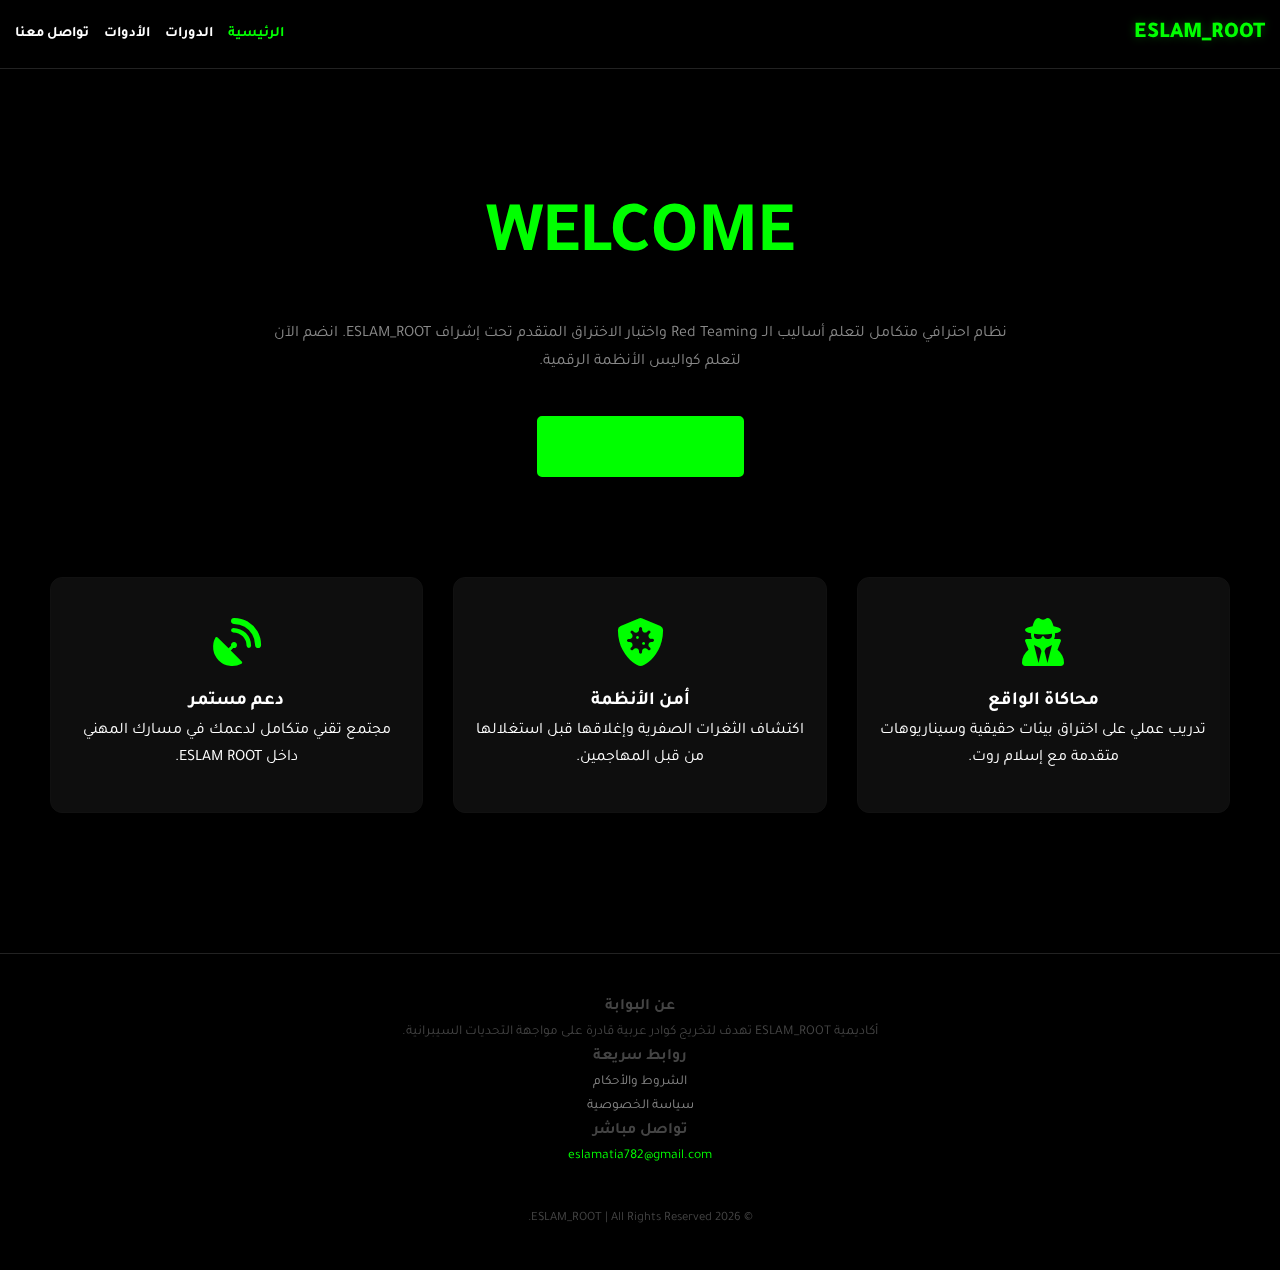
<file: index.html>
<!DOCTYPE html>
<html lang="ar" dir="rtl">
<head>
    <meta charset="UTF-8">
    <meta name="viewport" content="width=device-width, initial-scale=1.0">
    
    <meta name="google-site-verification" content="_irvj7bbBBCcv_4G05hwnmTCOPRPhtMwFt2yzq5Nn3o" />

    <title>ESLAM_ROOT | بوابة الاحتراف في الأمن السيبراني و Red Teaming</title>
    <meta name="description" content="منصة ESLAM_ROOT لتعلم أساليب الـ Red Teaming واختبار الاختراق المتقدم. دورات احترافية في الأمن السيبراني يقدمها إسلام روت.">
    <meta name="keywords" content="eslam root, eslam, اسلام روت, اختراق اخلاقي, Red Teaming, امن سيبراني, تعليم هكر اخلاقي, Digital Hell">
    <meta name="author" content="Eslam Root">
    
    <meta property="og:title" content="ESLAM_ROOT | بوابة الاحتراف في الأمن السيبراني">
    <meta property="og:description" content="تعلم كواليس الأنظمة الرقمية وكيفية حمايتها مع ESLAM_ROOT.">
    <meta property="og:url" content="https://eslam-root.vercel.app/">
    <meta property="og:type" content="website">

    <link href="https://fonts.googleapis.com/css2?family=Tajawal:wght@400;700;900&display=swap" rel="stylesheet">
    <link rel="stylesheet" href="https://cdnjs.cloudflare.com/ajax/libs/font-awesome/6.0.0/css/all.min.css">
    
    <link rel="stylesheet" href="style.css">
    
    <style>
        /* تنسيقات خاصة فقط بهذه الصفحة (الواجهة الرئيسية) */
        .hero { flex: 1; display: flex; flex-direction: column; justify-content: center; align-items: center; text-align: center; padding: 100px 20px; }
        .hero h1 { font-size: clamp(2.5rem, 8vw, 4.5rem); color: var(--matrix); margin-bottom: 20px; }
        .hero p { color: #888; max-width: 750px; margin-bottom: 40px; }
        .btn-main { padding: 15px 45px; border: 2px solid var(--matrix); color: var(--matrix); text-decoration: none; font-weight: 900; border-radius: 5px; transition: 0.4s; }
        .btn-main:hover { background: var(--matrix); color: #000; box-shadow: 0 0 40px var(--matrix); }
        .features { display: grid; grid-template-columns: repeat(auto-fit, minmax(280px, 1fr)); gap: 30px; margin-bottom: 80px; }
        .feat-card { background: var(--card-bg); border: 1px solid #111; padding: 40px 20px; border-radius: 12px; text-align: center; }
        .feat-card i { font-size: 3rem; color: var(--matrix); margin-bottom: 20px; }
    </style>
</head>
<body>
    <canvas id="matrix"></canvas>

    <header>
        <div class="header-container">
            <a href="index.html" class="logo">ESLAM_ROOT</a>
            <nav>
                <a href="index.html" style="color: var(--matrix);">الرئيسية</a>
                <a href="courses.html">الدورات</a>
                <a href="tools.html">الأدوات</a>
                <a href="contact.html">تواصل معنا</a>
            </nav>
        </div>
    </header>

    <div class="container">
        <main class="hero">
            <h1 id="typing"></h1>
            <p>نظام احترافي متكامل لتعلم أساليب الـ Red Teaming واختبار الاختراق المتقدم تحت إشراف ESLAM_ROOT. انضم الآن لتعلم كواليس الأنظمة الرقمية.</p>
            <a href="courses.html" class="btn-main">ابدأ رحلة التعلم</a>
        </main>

        <section class="features">
            <div class="feat-card">
                <i class="fas fa-user-secret"></i>
                <h3>محاكاة الواقع</h3>
                <p>تدريب عملي على اختراق بيئات حقيقية وسيناريوهات متقدمة مع إسلام روت.</p>
            </div>
            <div class="feat-card">
                <i class="fas fa-shield-virus"></i>
                <h3>أمن الأنظمة</h3>
                <p>اكتشاف الثغرات الصفرية وإغلاقها قبل استغلالها من قبل المهاجمين.</p>
            </div>
            <div class="feat-card">
                <i class="fas fa-satellite-dish"></i>
                <h3>دعم مستمر</h3>
                <p>مجتمع تقني متكامل لدعمك في مسارك المهني داخل ESLAM ROOT.</p>
            </div>
        </section>
    </div>

    <footer>
        <div class="footer-grid">
            <div class="footer-section">
                <h3>عن البوابة</h3>
                <p>أكاديمية ESLAM_ROOT تهدف لتخريج كوادر عربية قادرة على مواجهة التحديات السيبرانية.</p>
            </div>
            <div class="footer-section">
                <h3>روابط سريعة</h3>
                <ul style="list-style: none;">
                    <li><a href="terms.html" style="color: #888; text-decoration: none;">الشروط والأحكام</a></li>
                    <li><a href="terms.html" style="color: #888; text-decoration: none;">سياسة الخصوصية</a></li>
                </ul>
            </div>
            <div class="footer-section">
                <h3>تواصل مباشر</h3>
                <p style="color: var(--matrix);">eslamatia782@gmail.com</p>
            </div>
        </div>
        <div style="text-align: center; margin-top: 40px; color: #444; font-size: 0.8rem;">
            &copy; 2026 ESLAM_ROOT | All Rights Reserved.
        </div>
    </footer>

    <script>
        // سكربت الماتريكس
        const canvas = document.getElementById('matrix'); const ctx = canvas.getContext('2d');
        function setSize() { canvas.width = window.innerWidth; canvas.height = window.innerHeight; }
        setSize(); window.onresize = setSize;
        const drops = Array(Math.floor(canvas.width/20)).fill(1);
        function draw() {
            ctx.fillStyle = "rgba(0, 0, 0, 0.05)"; ctx.fillRect(0, 0, canvas.width, canvas.height);
            ctx.fillStyle = "#0f0"; ctx.font = "15px monospace";
            drops.forEach((y, i) => {
                ctx.fillText(Math.floor(Math.random()*2), i*20, y*20);
                if(y*20 > canvas.height && Math.random() > 0.975) drops[i] = 0;
                drops[i]++;
            });
        } setInterval(draw, 35);

        // سكربت الكتابة
        const text = "WELCOME TO ESLAM_ROOT";
        let index = 0;
        function typeEffect() {
            if (index < text.length) {
                document.getElementById("typing").innerHTML += text.charAt(index);
                index++;
                setTimeout(typeEffect, 100);
            } else {
                setTimeout(() => { document.getElementById("typing").innerHTML = ""; index = 0; typeEffect(); }, 4000);
            }
        } window.onload = typeEffect;
    </script>
</body>
</html>
</file>
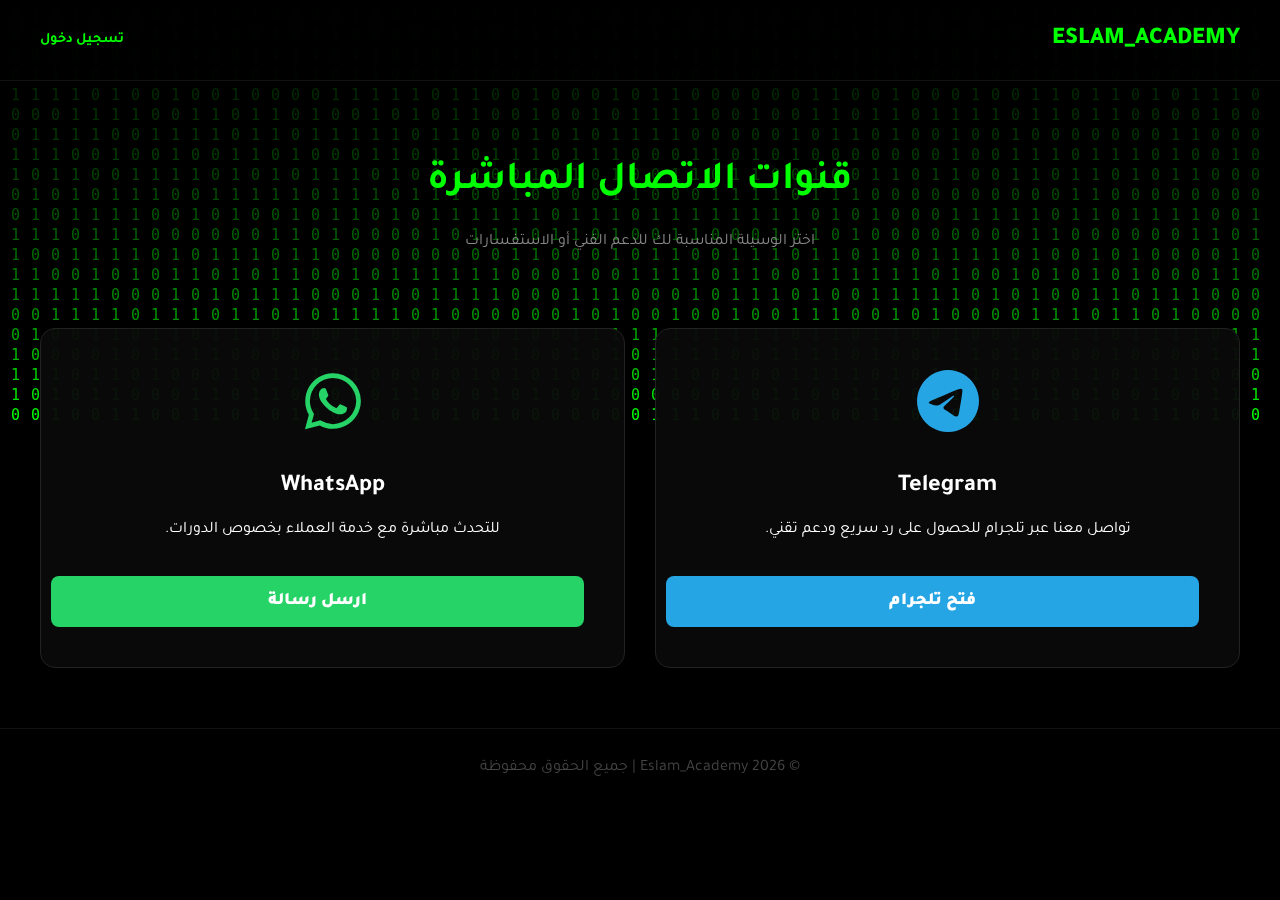
<file: contact.html>
<!DOCTYPE html>
<html lang="ar" dir="rtl">
<head>
    <meta charset="UTF-8">
    <meta name="viewport" content="width=device-width, initial-scale=1.0">
    <title>تواصل معنا | Eslam_Academy</title>
    <link href="https://fonts.googleapis.com/css2?family=Tajawal:wght@400;700;900&display=swap" rel="stylesheet">
    <link rel="stylesheet" href="https://cdnjs.cloudflare.com/ajax/libs/font-awesome/6.0.0/css/all.min.css">
    <style>
        :root { --matrix: #00ff00; --card-bg: rgba(10, 10, 10, 0.95); --tg: #26A5E4; --wa: #25D366; }
        body { background: #000; color: #fff; margin: 0; font-family: 'Tajawal', sans-serif; overflow-x: hidden; }
        canvas#matrix { position: fixed; top: 0; left: 0; z-index: -1; }
        .container { max-width: 1200px; margin: 0 auto; padding: 0 20px; }

        /* الهيدر المتجاوب */
        header { background: rgba(0,0,0,0.85); border-bottom: 1px solid #111; position: sticky; top: 0; z-index: 100; min-height: 80px; display: flex; align-items: center; }
        .header-container { display: flex; justify-content: space-between; align-items: center; width: 100%; padding: 10px 0; }
        .logo { font-size: 1.5rem; font-weight: 900; color: var(--matrix); text-decoration: none; }
        nav { display: flex; gap: 15px; }
        nav a { color: #fff; text-decoration: none; font-weight: 700; font-size: 0.9rem; }

        /* قسم التواصل */
        .contact-wrapper { display: grid; grid-template-columns: repeat(auto-fit, minmax(300px, 1fr)); gap: 30px; padding: 60px 0; }
        .contact-card { background: var(--card-bg); border: 1px solid #222; border-radius: 15px; padding: 40px; text-align: center; transition: 0.3s; }
        .contact-card:hover { border-color: var(--matrix); transform: translateY(-10px); }
        
        .contact-card i { font-size: 4rem; margin-bottom: 20px; }
        .icon-tg { color: var(--tg); }
        .icon-wa { color: var(--wa); }

        .btn-contact { display: inline-block; width: 100%; padding: 15px; border-radius: 8px; text-decoration: none; font-weight: 900; font-size: 1.1rem; color: #fff; transition: 0.3s; margin-top: 20px; }
        .btn-tg { background: var(--tg); }
        .btn-wa { background: var(--wa); }
        .btn-contact:hover { opacity: 0.8; box-shadow: 0 0 20px rgba(255,255,255,0.1); }

        @media (max-width: 768px) {
            .header-container { flex-direction: column; gap: 15px; }
            .contact-wrapper { grid-template-columns: 1fr; }
        }

        footer { text-align: center; padding: 30px; color: #444; border-top: 1px solid #111; }
    </style>
</head>
<body>
    <canvas id="matrix"></canvas>

    <header>
        <div class="container header-container">
            <a href="index.html" class="logo">ESLAM_ACADEMY</a>
            <nav id="authSection"></nav>
        </div>
    </header>

    <main class="container">
        <div style="text-align: center; padding-top: 50px;">
            <h1 style="color: var(--matrix); font-size: 2.5rem;">قنوات الاتصال المباشرة</h1>
            <p style="color: #888;">اختر الوسيلة المناسبة لك للدعم الفني أو الاستفسارات</p>
        </div>

        <div class="contact-wrapper">
            <div class="contact-card">
                <i class="fab fa-telegram icon-tg"></i>
                <h2>Telegram</h2>
                <p>تواصل معنا عبر تلجرام للحصول على رد سريع ودعم تقني.</p>
                <a href="https://t.me/eng_islam_attia" class="btn-contact btn-tg" target="_blank">فتح تلجرام</a>
            </div>

            <div class="contact-card">
                <i class="fab fa-whatsapp icon-wa"></i>
                <h2>WhatsApp</h2>
                <p>للتحدث مباشرة مع خدمة العملاء بخصوص الدورات.</p>
                <a href="https://wa.me/201279830838" class="btn-contact btn-wa" target="_blank">ارسل رسالة</a>
            </div>
        </div>
    </main>

    <footer>&copy; 2026 Eslam_Academy | جميع الحقوق محفوظة</footer>

    <script>
        const canvas = document.getElementById('matrix'); const ctx = canvas.getContext('2d');
        function setSize() { canvas.width = window.innerWidth; canvas.height = window.innerHeight; }
        setSize(); window.onresize = setSize;
        const drops = Array(Math.floor(canvas.width/20)).fill(1);
        function draw() {
            ctx.fillStyle = "rgba(0, 0, 0, 0.1)"; ctx.fillRect(0, 0, canvas.width, canvas.height);
            ctx.fillStyle = "#0f0"; ctx.font = "15px monospace";
            drops.forEach((y, i) => {
                ctx.fillText(Math.floor(Math.random()*2), i*20, y*20);
                if(y*20 > canvas.height && Math.random() > 0.975) drops[i] = 0;
                drops[i]++;
            });
        } setInterval(draw, 35);

        window.onload = function() {
            const user = localStorage.getItem('user_name');
            if (user) {
                document.getElementById('authSection').innerHTML = `
                    <span style="color:var(--matrix); font-weight:bold; margin-left:10px;">أهلاً، ${user}</span>
                    <a href="#" onclick="logout()" style="color:#ff3333; text-decoration:none;">[خروج]</a>`;
            } else {
                document.getElementById('authSection').innerHTML = `<a href="login.html" style="color:var(--matrix); text-decoration:none;">تسجيل دخول</a>`;
            }
        }
        function logout() { localStorage.removeItem('user_name'); location.reload(); }
    </script>
</body>
</html>
</file>
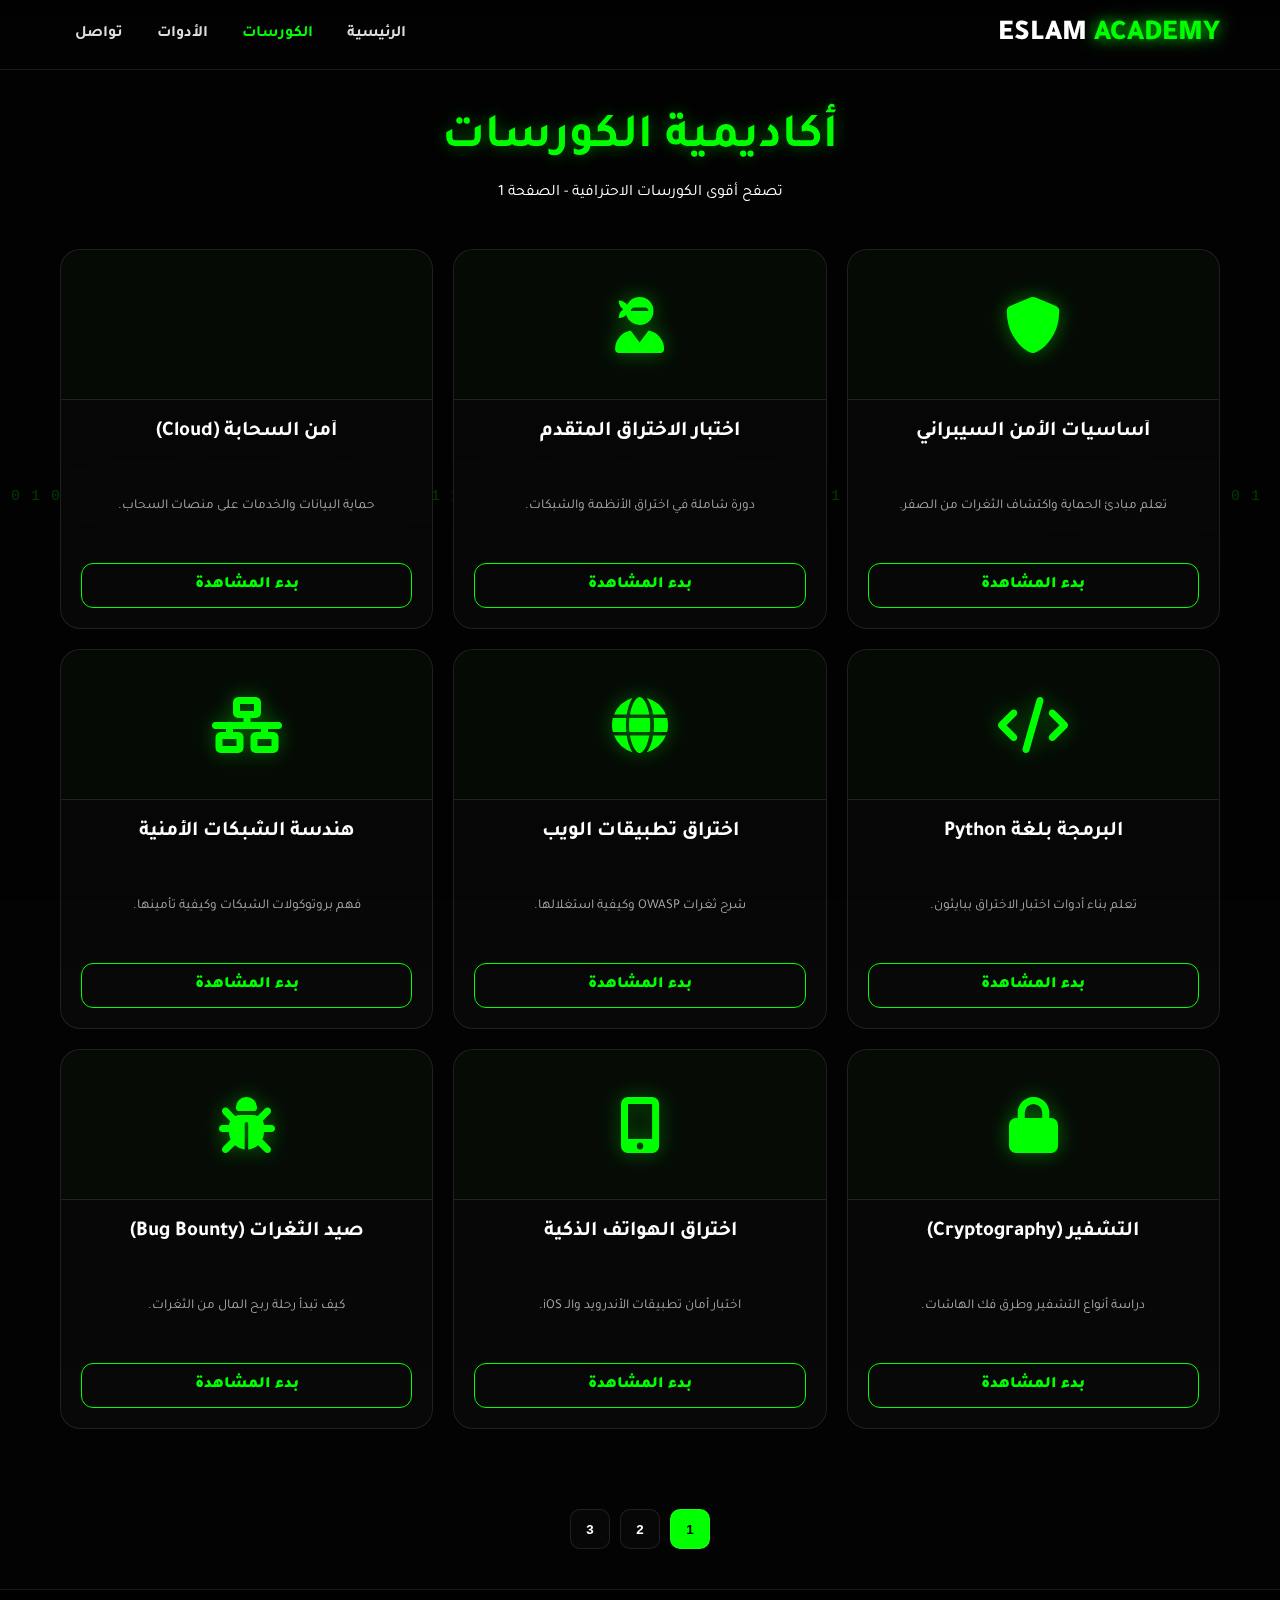
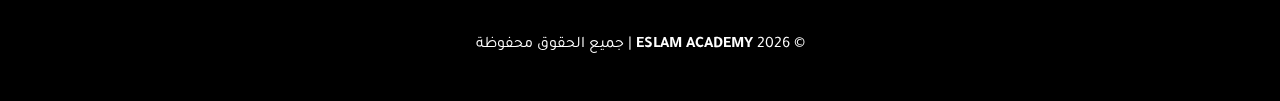
<file: courses.html>
<!DOCTYPE html>
<html lang="ar" dir="rtl">
<head>
    <meta charset="UTF-8">
    <meta name="viewport" content="width=device-width, initial-scale=1.0">
    <title>أكاديمية الكورسات | ESLAM ACADEMY</title>
    <link href="https://fonts.googleapis.com/css2?family=Tajawal:wght@400;700;900&display=swap" rel="stylesheet">
    <link rel="stylesheet" href="https://cdnjs.cloudflare.com/ajax/libs/font-awesome/6.0.0/css/all.min.css">
    <style>
        :root { 
            --matrix: #00ff00; --matrix-glow: rgba(0, 255, 0, 0.4); --bg: #030303; 
            --glass: rgba(255, 255, 255, 0.02); --glass-hover: rgba(255, 255, 255, 0.08); 
            --blur: blur(25px); --glass-border: rgba(255, 255, 255, 0.1); 
        }
        * { box-sizing: border-box; transition: all 0.3s ease; scroll-behavior: smooth; }
        body { background: var(--bg); color: #fff; margin: 0; font-family: 'Tajawal', sans-serif; overflow-x: hidden; }
        canvas#matrix { position: fixed; top: 0; left: 0; z-index: -1; opacity: 0.2; }
        
        /* ضبط أبعاد الهيدر */
        header { 
            background: rgba(0, 0, 0, 0.3); backdrop-filter: var(--blur); 
            border-bottom: 1px solid var(--glass-border); 
            position: sticky; top: 0; z-index: 1000; padding: 12px 0;
            height: 70px; display: flex; align-items: center;
        }
        .header-container { width: 100%; max-width: 1200px; margin: 0 auto; display: flex; justify-content: space-between; align-items: center; padding: 0 20px; }
        .logo { font-size: 1.8rem; font-weight: 900; color: #fff; text-decoration: none; }
        .logo span { color: var(--matrix); text-shadow: 0 0 15px var(--matrix); }
        nav a { color: #ddd; text-decoration: none; font-weight: 700; padding: 10px 15px; border-radius: 12px; }
        nav a:hover { color: var(--matrix); background: var(--glass-hover); }

        /* ضبط أبعاد الحاوية الرئيسية */
        .container { width: 100%; max-width: 1200px; margin: 0 auto; padding: 0 20px; min-height: 85vh; }
        .page-header { text-align: center; padding: 40px 0 30px; }
        .page-header h1 { font-size: clamp(2rem, 5vw, 3rem); color: var(--matrix); text-shadow: 0 0 15px var(--matrix-glow); margin: 0; }
        
        /* ضبط أبعاد شبكة الكورسات */
        .page-content { 
            display: none; 
            grid-template-columns: repeat(auto-fill, minmax(280px, 1fr)); 
            gap: 20px; 
            margin-bottom: 40px; 
        }
        .page-content.active { display: grid; animation: fadeIn 0.5s ease; }
        
        @keyframes fadeIn { from { opacity: 0; transform: translateY(10px); } to { opacity: 1; transform: translateY(0); } }

        /* ضبط أبعاد الكرت */
        .course-card { 
            background: var(--glass); backdrop-filter: var(--blur); 
            border: 1px solid var(--glass-border); border-radius: 20px; 
            overflow: hidden; display: flex; flex-direction: column;
            min-height: 380px; /* توحيد الارتفاع */
        }
        .course-card:hover { border-color: var(--matrix); transform: translateY(-8px); background: var(--glass-hover); }
        
        .course-img { 
            height: 150px; /* ارتفاع ثابت لمنطقة الأيقونة */
            display: flex; align-items: center; justify-content: center; 
            background: rgba(0,255,0,0.02); border-bottom: 1px solid var(--glass-border); 
        }
        .course-img i { font-size: 3.5rem; color: var(--matrix); filter: drop-shadow(0 0 10px var(--matrix-glow)); }
        
        .course-info { padding: 20px; text-align: center; flex-grow: 1; display: flex; flex-direction: column; justify-content: space-between; }
        .course-info h3 { font-size: 1.3rem; margin: 0 0 10px; height: 3rem; overflow: hidden; } /* تحديد مساحة العنوان */
        .course-info p { color: #aaa; font-size: 0.85rem; margin-bottom: 20px; line-height: 1.4; height: 2.5rem; overflow: hidden; }
        
        .btn-watch { 
            display: block; width: 100%; padding: 12px; 
            border: 1px solid var(--matrix); color: var(--matrix); 
            text-decoration: none; border-radius: 12px; font-weight: 900; 
        }
        .btn-watch:hover { background: var(--matrix); color: #000; box-shadow: 0 0 20px var(--matrix-glow); }

        /* ضبط أبعاد الترقيم */
        .pagination { display: flex; justify-content: center; gap: 10px; padding: 40px 0; }
        .pagination button { 
            background: var(--glass); border: 1px solid var(--glass-border); 
            color: #fff; width: 40px; height: 40px; border-radius: 10px; 
            cursor: pointer; font-weight: bold; display: flex; align-items: center; justify-content: center;
        }
        .pagination button.active { background: var(--matrix); color: #000; }

        footer { background: rgba(0, 0, 0, 0.7); padding: 30px 20px; text-align: center; border-top: 1px solid var(--glass-border); }

        @media (max-width: 600px) {
            header { height: auto; padding: 15px 0; }
            .header-container { flex-direction: column; gap: 15px; }
            nav a { padding: 5px 10px; font-size: 0.8rem; }
            .page-content { grid-template-columns: 1fr; } /* كرت واحد في الصف في الموبايل الصغير */
        }
    </style>
</head>
<body>
    <canvas id="matrix"></canvas>
    <header>
        <div class="header-container">
            <a href="index.html" class="logo">ESLAM <span>ACADEMY</span></a>
            <nav>
                <a href="index.html">الرئيسية</a>
                <a href="courses.html" style="color: var(--matrix)">الكورسات</a>
                <a href="tools.html">الأدوات</a>
                <a href="contact.html">تواصل</a>
            </nav>
        </div>
    </header>

    <div class="container">
        <div class="page-header">
            <h1>أكاديمية الكورسات</h1>
            <p id="page-desc">تصفح أقوى الكورسات الاحترافية - الصفحة 1</p>
        </div>
        
        <div id="page1" class="page-content active">
            <div class="course-card">
                <div class="course-img"><i class="fas fa-shield-alt"></i></div>
                <div class="course-info">
                    <h3>أساسيات الأمن السيبراني</h3>
                    <p>تعلم مبادئ الحماية واكتشاف الثغرات من الصفر.</p>
                    <a href="soon.html?from=courses" class="btn-watch">بدء المشاهدة</a>
                </div>
            </div>
            <div class="course-card">
                <div class="course-img"><i class="fas fa-user-ninja"></i></div>
                <div class="course-info">
                    <h3>اختبار الاختراق المتقدم</h3>
                    <p>دورة شاملة في اختراق الأنظمة والشبكات.</p>
                    <a href="soon.html?from=courses" class="btn-watch">بدء المشاهدة</a>
                </div>
            </div>
            <div class="course-card"><div class="course-img"><i class="fas fa-cloud-lock"></i></div><div class="course-info"><h3>أمن السحابة (Cloud)</h3><p>حماية البيانات والخدمات على منصات السحاب.</p><a href="soon.html?from=courses" class="btn-watch">بدء المشاهدة</a></div></div>
            <div class="course-card"><div class="course-img"><i class="fas fa-code"></i></div><div class="course-info"><h3>البرمجة بلغة Python</h3><p>تعلم بناء أدوات اختبار الاختراق ببايثون.</p><a href="soon.html?from=courses" class="btn-watch">بدء المشاهدة</a></div></div>
            <div class="course-card"><div class="course-img"><i class="fas fa-globe"></i></div><div class="course-info"><h3>اختراق تطبيقات الويب</h3><p>شرح ثغرات OWASP وكيفية استغلالها.</p><a href="soon.html?from=courses" class="btn-watch">بدء المشاهدة</a></div></div>
            <div class="course-card"><div class="course-img"><i class="fas fa-network-wired"></i></div><div class="course-info"><h3>هندسة الشبكات الأمنية</h3><p>فهم بروتوكولات الشبكات وكيفية تأمينها.</p><a href="soon.html?from=courses" class="btn-watch">بدء المشاهدة</a></div></div>
            <div class="course-card"><div class="course-img"><i class="fas fa-lock"></i></div><div class="course-info"><h3>التشفير (Cryptography)</h3><p>دراسة أنواع التشفير وطرق فك الهاشات.</p><a href="soon.html?from=courses" class="btn-watch">بدء المشاهدة</a></div></div>
            <div class="course-card"><div class="course-img"><i class="fas fa-mobile-alt"></i></div><div class="course-info"><h3>اختراق الهواتف الذكية</h3><p>اختبار أمان تطبيقات الأندرويد والـ iOS.</p><a href="soon.html?from=courses" class="btn-watch">بدء المشاهدة</a></div></div>
            <div class="course-card"><div class="course-img"><i class="fas fa-bug"></i></div><div class="course-info"><h3>صيد الثغرات (Bug Bounty)</h3><p>كيف تبدأ رحلة ربح المال من الثغرات.</p><a href="soon.html?from=courses" class="btn-watch">بدء المشاهدة</a></div></div>
        </div>

        <div id="page2" class="page-content">
             <div class="course-card"><div class="course-img"><i class="fas fa-terminal"></i></div><div class="course-info"><h3>احتراف كالي لينكس</h3><p>دليل كامل لاستخدام نظام الهاكينج الأول.</p><a href="soon.html?from=courses" class="btn-watch">بدء المشاهدة</a></div></div>
            <div class="course-card"><div class="course-img"><i class="fas fa-virus-slash"></i></div><div class="course-info"><h3>تحليل البرمجيات الخبيثة</h3><p>فهم كيفية عمل الفيروسات وتحليلها.</p><a href="soon.html?from=courses" class="btn-watch">بدء المشاهدة</a></div></div>
            <div class="course-card"><div class="course-img"><i class="fas fa-fingerprint"></i></div><div class="course-info"><h3>التحقيق الجنائي الرقمي</h3><p>جمع الأدلة الرقمية من الأجهزة المخترقة.</p><a href="soon.html?from=courses" class="btn-watch">بدء المشاهدة</a></div></div>
            <div class="course-card"><div class="course-img"><i class="fas fa-user-secret"></i></div><div class="course-info"><h3>الهندسة الاجتماعية</h3><p>فن اختراق العقول والوصول للمعلومات.</p><a href="soon.html?from=courses" class="btn-watch">بدء المشاهدة</a></div></div>
            <div class="course-card"><div class="course-img"><i class="fas fa-server"></i></div><div class="course-info"><h3>تأمين السيرفرات (Linux)</h3><p>إدارة وتأمين الخوادم ضد الاختراق.</p><a href="soon.html?from=courses" class="btn-watch">بدء المشاهدة</a></div></div>
            <div class="course-card"><div class="course-img"><i class="fas fa-wifi"></i></div><div class="course-info"><h3>اختراق الشبكات اللاسلكية</h3><p>دورة في كسر حماية الواي فاي وتأمينها.</p><a href="soon.html?from=courses" class="btn-watch">بدء المشاهدة</a></div></div>
            <div class="course-card"><div class="course-img"><i class="fas fa-robot"></i></div><div class="course-info"><h3>الذكاء الاصطناعي والأمن</h3><p>استخدام الـ AI في الهجوم والدفاع.</p><a href="soon.html?from=courses" class="btn-watch">بدء المشاهدة</a></div></div>
            <div class="course-card"><div class="course-img"><i class="fas fa-search"></i></div><div class="course-info"><h3>جمع المعلومات (OSINT)</h3><p>احتراف البحث وجمع البيانات العلنية.</p><a href="soon.html?from=courses" class="btn-watch">بدء المشاهدة</a></div></div>
            <div class="course-card"><div class="course-img"><i class="fas fa-file-invoice"></i></div><div class="course-info"><h3>كتابة تقارير الاختراق</h3><p>توثيق الثغرات بشكل احترافي للشركات.</p><a href="soon.html?from=courses" class="btn-watch">بدء المشاهدة</a></div></div>
        </div>
        
        <div id="page3" class="page-content">
             <div class="course-card"><div class="course-img"><i class="fas fa-microchip"></i></div><div class="course-info"><h3>اختراق إنترنت الأشياء</h3><p>فحص أمان الأجهزة الذكية والكاميرات.</p><a href="soon.html?from=courses" class="btn-watch">بدء المشاهدة</a></div></div>
            <div class="course-card"><div class="course-img"><i class="fas fa-user-shield"></i></div><div class="course-info"><h3>الخصوصية الرقمية</h3><p>طرق التخفي ومنع التتبع على الإنترنت.</p><a href="soon.html?from=courses" class="btn-watch">بدء المشاهدة</a></div></div>
            <div class="course-card"><div class="course-img"><i class="fas fa-database"></i></div><div class="course-info"><h3>تحليل بيانات التهديدات</h3><p>استخدام البيانات لاكتشاف الهجمات مبكراً.</p><a href="soon.html?from=courses" class="btn-watch">بدء المشاهدة</a></div></div>
            <div class="course-card"><div class="course-img"><i class="fas fa-mask"></i></div><div class="course-info"><h3>أسرار الـ Dark Web</h3><p>فهم الجانب المظلم وكيفية الحماية منه.</p><a href="soon.html?from=courses" class="btn-watch">بدء المشاهدة</a></div></div>
            <div class="course-card"><div class="course-img"><i class="fas fa-biohazard"></i></div><div class="course-info"><h3>فيروسات الفدية</h3><p>دراسة هجمات Ransomware وطرق فكها.</p><a href="soon.html?from=courses" class="btn-watch">بدء المشاهدة</a></div></div>
            <div class="course-card"><div class="course-img"><i class="fas fa-ghost"></i></div><div class="course-info"><h3>اختبار اختراق الـ API</h3><p>تأمين قنوات اتصال البيانات بين البرامج.</p><a href="soon.html?from=courses" class="btn-watch">بدء المشاهدة</a></div></div>
            <div class="course-card"><div class="course-img"><i class="fas fa-satellite"></i></div><div class="course-info"><h3>الأمن الصناعي (SCADA)</h3><p>تأمين أنظمة التحكم في المصانع والمنشآت.</p><a href="soon.html?from=courses" class="btn-watch">بدء المشاهدة</a></div></div>
            <div class="course-card"><div class="course-img"><i class="fas fa-user-graduate"></i></div><div class="course-info"><h3>التحضير لـ OSCP</h3><p>معسكر تدريبي مكثف للشهادة العالمية.</p><a href="soon.html?from=courses" class="btn-watch">بدء المشاهدة</a></div></div>
            <div class="course-card"><div class="course-img"><i class="fas fa-brain"></i></div><div class="course-info"><h3>المنطق الهجومي</h3><p>تطوير مهارة التفكير كـ Red Teamer.</p><a href="soon.html?from=courses" class="btn-watch">بدء المشاهدة</a></div></div>
        </div>

        <div class="pagination">
            <button onclick="changePage(1)" id="btn1" class="active">1</button>
            <button onclick="changePage(2)" id="btn2">2</button>
            <button onclick="changePage(3)" id="btn3">3</button>
        </div>
    </div>

    <footer><p>© 2026 <b>ESLAM ACADEMY</b> | جميع الحقوق محفوظة</p></footer>

    <script>
        function changePage(pageNum) {
            document.querySelectorAll('.page-content').forEach(p => p.classList.remove('active'));
            document.querySelectorAll('.pagination button').forEach(b => b.classList.remove('active'));
            document.getElementById('page' + pageNum).classList.add('active');
            document.getElementById('btn' + pageNum).classList.add('active');
            window.scrollTo({ top: 0, behavior: 'smooth' });
        }
        const canvas = document.getElementById('matrix'); const ctx = canvas.getContext('2d');
        function setSize() { canvas.width = window.innerWidth; canvas.height = window.innerHeight; }
        setSize(); window.onresize = setSize;
        const drops = Array(Math.floor(canvas.width/20)).fill(1);
        function draw() {
            ctx.fillStyle = "rgba(3, 3, 3, 0.15)"; ctx.fillRect(0, 0, canvas.width, canvas.height);
            ctx.fillStyle = "#0f0"; ctx.font = "15px monospace";
            drops.forEach((y, i) => {
                ctx.fillText(Math.floor(Math.random()*2), i*20, y*20);
                if(y*20 > canvas.height && Math.random() > 0.975) drops[i] = 0;
                drops[i]++;
            });
        } setInterval(draw, 35);
    </script>
</body>
</html>
</file>
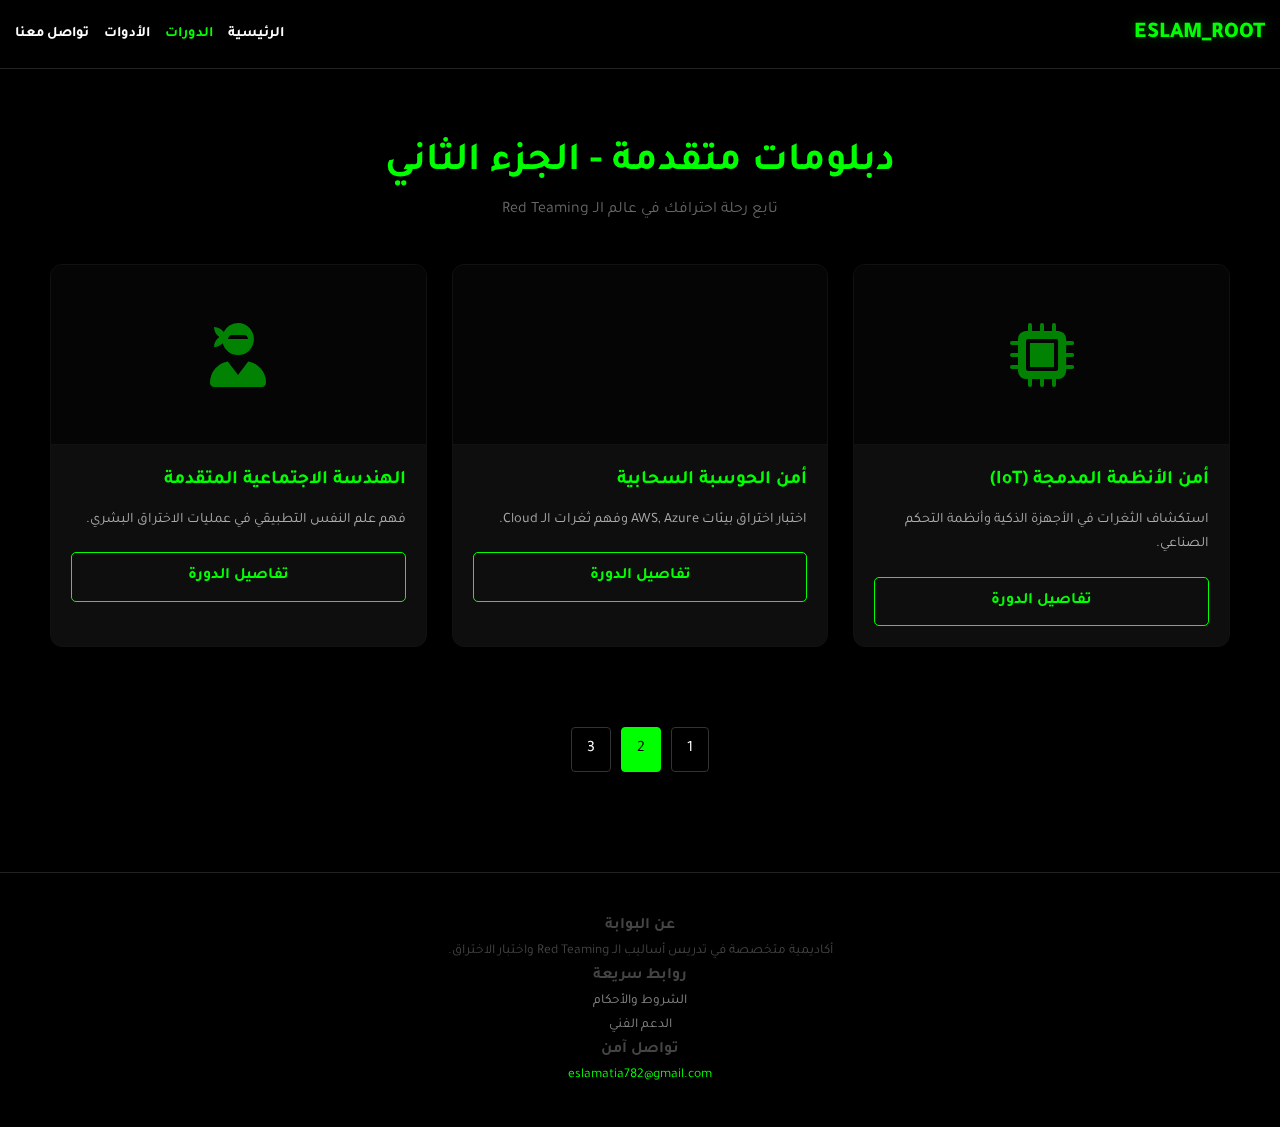
<file: courses2.html>
<!DOCTYPE html>
<html lang="ar" dir="rtl">
<head>
    <meta charset="UTF-8">
    <meta name="viewport" content="width=device-width, initial-scale=1.0">
    <title>ESLAM | Courses P2</title>
    <link href="https://fonts.googleapis.com/css2?family=Tajawal:wght@400;700;900&display=swap" rel="stylesheet">
    <link rel="stylesheet" href="https://cdnjs.cloudflare.com/ajax/libs/font-awesome/6.0.0/css/all.min.css">
    
    <link rel="stylesheet" href="style.css">

    <style>
        /* تنسيقات الكروت المتوافقة */
        .courses-grid {
            display: grid;
            grid-template-columns: repeat(auto-fit, minmax(300px, 1fr));
            gap: 25px;
            padding: 40px 0;
        }

        .course-card {
            background: var(--card-bg);
            border: 1px solid #111;
            border-radius: 12px;
            overflow: hidden;
            transition: 0.3s;
            display: flex;
            flex-direction: column;
        }

        .course-card:hover {
            border-color: var(--matrix);
            transform: translateY(-5px);
            box-shadow: 0 5px 20px rgba(0, 255, 0, 0.1);
        }

        .course-img {
            width: 100%;
            height: 180px;
            background: #050505;
            display: flex;
            align-items: center;
            justify-content: center;
            border-bottom: 1px solid #111;
        }

        .course-img i { font-size: 4rem; color: var(--matrix); opacity: 0.5; }

        .course-info { padding: 20px; flex: 1; }
        .course-info h3 { color: var(--matrix); margin-bottom: 10px; font-size: 1.2rem; }
        .course-info p { color: #aaa; font-size: 0.9rem; margin-bottom: 20px; }

        .btn-course {
            display: block;
            text-align: center;
            padding: 10px;
            border: 1px solid var(--matrix);
            color: var(--matrix);
            text-decoration: none;
            border-radius: 5px;
            font-weight: bold;
        }

        .btn-course:hover { background: var(--matrix); color: #000; }

        .pagination {
            display: flex;
            justify-content: center;
            gap: 10px;
            margin: 40px 0;
        }

        .pagination a {
            padding: 8px 15px;
            border: 1px solid #333;
            color: #fff;
            text-decoration: none;
            border-radius: 4px;
        }

        .pagination a.active { background: var(--matrix); color: #000; border-color: var(--matrix); }
    </style>
</head>
<body>
    <canvas id="matrix"></canvas>

    <header>
        <div class="header-container">
            <a href="index.html" class="logo">ESLAM_ROOT</a>
            <nav>
                <a href="index.html">الرئيسية</a>
                <a href="courses.html" style="color: var(--matrix);">الدورات</a>
                <a href="tools.html">الأدوات</a>
                <a href="contact.html">تواصل معنا</a>
            </nav>
        </div>
    </header>

    <div class="container">
        <div style="text-align: center; margin-top: 50px;">
            <h1 style="color: var(--matrix); font-size: 2.5rem;">دبلومات متقدمة - الجزء الثاني</h1>
            <p style="color: #666;">تابع رحلة احترافك في عالم الـ Red Teaming</p>
        </div>

        <div class="courses-grid">
            <div class="course-card">
                <div class="course-img"><i class="fas fa-microchip"></i></div>
                <div class="course-info">
                    <h3>أمن الأنظمة المدمجة (IoT)</h3>
                    <p>استكشاف الثغرات في الأجهزة الذكية وأنظمة التحكم الصناعي.</p>
                    <a href="soon.html" class="btn-course">تفاصيل الدورة</a>
                </div>
            </div>

            <div class="course-card">
                <div class="course-img"><i class="fas fa-cloud-shield"></i></div>
                <div class="course-info">
                    <h3>أمن الحوسبة السحابية</h3>
                    <p>اختبار اختراق بيئات AWS, Azure وفهم ثغرات الـ Cloud.</p>
                    <a href="soon.html" class="btn-course">تفاصيل الدورة</a>
                </div>
            </div>

            <div class="course-card">
                <div class="course-img"><i class="fas fa-user-ninja"></i></div>
                <div class="course-info">
                    <h3>الهندسة الاجتماعية المتقدمة</h3>
                    <p>فهم علم النفس التطبيقي في عمليات الاختراق البشري.</p>
                    <a href="soon.html" class="btn-course">تفاصيل الدورة</a>
                </div>
            </div>
        </div>

        <div class="pagination">
            <a href="courses.html">1</a>
            <a href="courses2.html" class="active">2</a>
            <a href="soon.html">3</a>
        </div>
    </div>

    <footer>
        <div class="footer-grid">
            <div class="footer-section">
                <h3>عن البوابة</h3>
                <p>أكاديمية متخصصة في تدريس أساليب الـ Red Teaming واختبار الاختراق.</p>
            </div>
            <div class="footer-section">
                <h3>روابط سريعة</h3>
                <ul style="list-style: none;">
                    <li><a href="terms.html" style="color: #888; text-decoration: none;">الشروط والأحكام</a></li>
                    <li><a href="contact.html" style="color: #888; text-decoration: none;">الدعم الفني</a></li>
                </ul>
            </div>
            <div class="footer-section">
                <h3>تواصل آمن</h3>
                <p style="color: var(--matrix);">eslamatia782@gmail.com</p>
            </div>
        </div>
    </footer>

    <script>
        const canvas = document.getElementById('matrix'); const ctx = canvas.getContext('2d');
        function setSize() { canvas.width = window.innerWidth; canvas.height = window.innerHeight; }
        setSize(); window.onresize = setSize;
        const drops = Array(Math.floor(canvas.width/20)).fill(1);
        function draw() {
            ctx.fillStyle = "rgba(0, 0, 0, 0.05)"; ctx.fillRect(0, 0, canvas.width, canvas.height);
            ctx.fillStyle = "#0f0"; ctx.font = "15px monospace";
            drops.forEach((y, i) => {
                ctx.fillText(Math.floor(Math.random()*2), i*20, y*20);
                if(y*20 > canvas.height && Math.random() > 0.975) drops[i] = 0;
                drops[i]++;
            });
        } setInterval(draw, 35);
    </script>
</body>
</html>
</file>
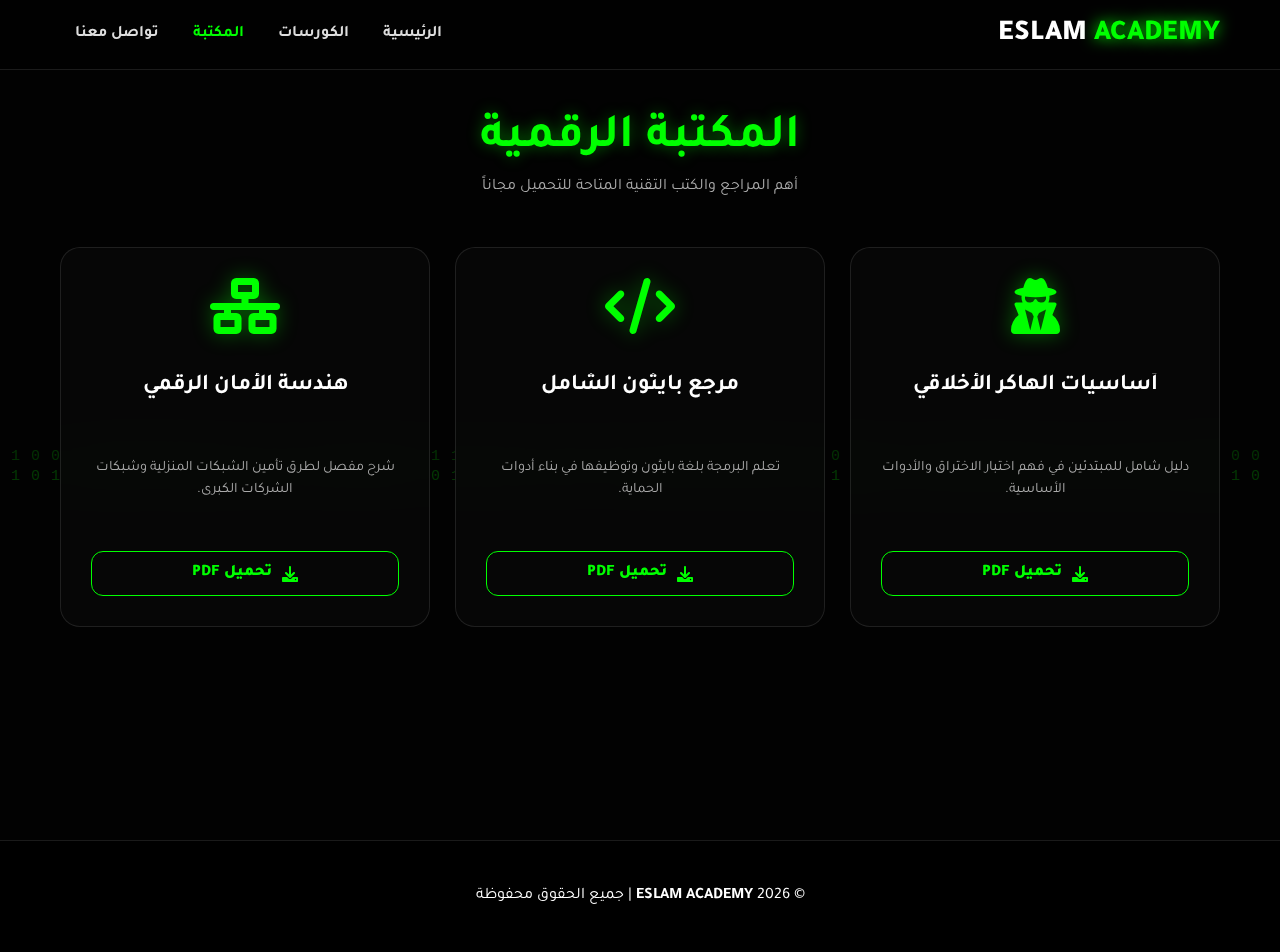
<file: library.html>
<!DOCTYPE html>
<html lang="ar" dir="rtl">
<head>
    <meta charset="UTF-8">
    <meta name="viewport" content="width=device-width, initial-scale=1.0">
    <title>المكتبة الرقمية | ESLAM ACADEMY</title>
    <link href="https://fonts.googleapis.com/css2?family=Tajawal:wght@400;700;900&display=swap" rel="stylesheet">
    <link rel="stylesheet" href="https://cdnjs.cloudflare.com/ajax/libs/font-awesome/6.0.0/css/all.min.css">
    <style>
        :root { 
            --matrix: #00ff00; --matrix-glow: rgba(0, 255, 0, 0.4); --bg: #030303;
            --glass: rgba(255, 255, 255, 0.02); --glass-hover: rgba(255, 255, 255, 0.08);
            --blur: blur(25px); --glass-border: rgba(255, 255, 255, 0.1);
        }

        * { box-sizing: border-box; transition: all 0.3s ease; scroll-behavior: smooth; }
        body { background: var(--bg); color: #fff; margin: 0; font-family: 'Tajawal', sans-serif; overflow-x: hidden; }

        canvas#matrix { position: fixed; top: 0; left: 0; z-index: -1; opacity: 0.2; }

        /* ضبط أبعاد الهيدر */
        header { 
            background: rgba(0, 0, 0, 0.3); backdrop-filter: var(--blur); 
            border-bottom: 1px solid var(--glass-border); 
            position: sticky; top: 0; z-index: 1000; height: 70px;
            display: flex; align-items: center;
        }
        .header-container { max-width: 1200px; margin: 0 auto; display: flex; justify-content: space-between; align-items: center; padding: 0 20px; width: 100%; }
        .logo { font-size: 1.8rem; font-weight: 900; color: #fff; text-decoration: none; }
        .logo span { color: var(--matrix); text-shadow: 0 0 15px var(--matrix); }
        nav a { color: #ddd; text-decoration: none; font-weight: 700; padding: 10px 15px; border-radius: 12px; }
        nav a:hover { color: var(--matrix); background: var(--glass-hover); }

        /* ضبط أبعاد الحاوية الرئيسية */
        .container { max-width: 1200px; margin: 0 auto; padding: 40px 20px; min-height: 80vh; }
        .page-title { text-align: center; margin-bottom: 50px; }
        .page-title h1 { font-size: clamp(2rem, 5vw, 3rem); color: var(--matrix); text-shadow: 0 0 15px var(--matrix-glow); margin: 0; }
        .page-title p { color: #aaa; margin-top: 10px; }

        /* ضبط أبعاد شبكة الكتب */
        .library-grid { 
            display: grid; 
            grid-template-columns: repeat(auto-fill, minmax(280px, 1fr)); 
            gap: 25px; 
        }

        /* ضبط أبعاد كرت الكتاب */
        .book-card { 
            background: var(--glass); backdrop-filter: var(--blur); 
            border: 1px solid var(--glass-border); border-radius: 20px; 
            padding: 30px; text-align: center;
            display: flex; flex-direction: column; 
            min-height: 380px; /* توحيد الارتفاع */
        }
        .book-card:hover { transform: translateY(-10px); border-color: var(--matrix); background: var(--glass-hover); }

        .book-icon { 
            font-size: 3.5rem; color: var(--matrix); margin-bottom: 20px;
            filter: drop-shadow(0 0 10px var(--matrix-glow));
        }

        .book-card h3 { font-size: 1.4rem; margin: 0 0 15px; height: 3.5rem; overflow: hidden; }
        .book-card p { color: #aaa; font-size: 0.9rem; line-height: 1.5; margin-bottom: 25px; flex-grow: 1; }

        /* ضبط أبعاد زر التحميل */
        .btn-download { 
            display: flex; align-items: center; justify-content: center; gap: 10px;
            padding: 12px; background: transparent; border: 1px solid var(--matrix);
            color: var(--matrix); text-decoration: none; border-radius: 12px;
            font-weight: 900; font-size: 1rem;
        }
        .btn-download:hover { background: var(--matrix); color: #000; box-shadow: 0 0 20px var(--matrix-glow); }

        footer { background: rgba(0, 0, 0, 0.7); padding: 30px; text-align: center; border-top: 1px solid var(--glass-border); margin-top: 50px; }

        @media (max-width: 600px) {
            header { height: auto; padding: 15px 0; }
            .header-container { flex-direction: column; gap: 10px; }
            .library-grid { grid-template-columns: 1fr; }
        }
    </style>
</head>
<body>
    <canvas id="matrix"></canvas>

    <header>
        <div class="header-container">
            <a href="index.html" class="logo">ESLAM <span>ACADEMY</span></a>
            <nav>
                <a href="index.html">الرئيسية</a>
                <a href="courses.html">الكورسات</a>
                <a href="library.html" style="color: var(--matrix)">المكتبة</a>
                <a href="contact.html">تواصل معنا</a>
            </nav>
        </div>
    </header>

    <div class="container">
        <div class="page-title">
            <h1>المكتبة الرقمية</h1>
            <p>أهم المراجع والكتب التقنية المتاحة للتحميل مجاناً</p>
        </div>

        <div class="library-grid">
            <div class="book-card">
                <div class="book-icon"><i class="fas fa-user-secret"></i></div>
                <h3>أساسيات الهاكر الأخلاقي</h3>
                <p>دليل شامل للمبتدئين في فهم اختبار الاختراق والأدوات الأساسية.</p>
                <a href="soon.html?from=library" class="btn-download"><i class="fas fa-download"></i> تحميل PDF</a>
            </div>

            <div class="book-card">
                <div class="book-icon"><i class="fas fa-code"></i></div>
                <h3>مرجع بايثون الشامل</h3>
                <p>تعلم البرمجة بلغة بايثون وتوظيفها في بناء أدوات الحماية.</p>
                <a href="soon.html?from=library" class="btn-download"><i class="fas fa-download"></i> تحميل PDF</a>
            </div>

            <div class="book-card">
                <div class="book-icon"><i class="fas fa-network-wired"></i></div>
                <h3>هندسة الأمان الرقمي</h3>
                <p>شرح مفصل لطرق تأمين الشبكات المنزلية وشبكات الشركات الكبرى.</p>
                <a href="soon.html?from=library" class="btn-download"><i class="fas fa-download"></i> تحميل PDF</a>
            </div>
        </div>
    </div>

    <footer><p>© 2026 <b>ESLAM ACADEMY</b> | جميع الحقوق محفوظة</p></footer>

    <script>
        const canvas = document.getElementById('matrix'); const ctx = canvas.getContext('2d');
        function setSize() { canvas.width = window.innerWidth; canvas.height = window.innerHeight; }
        setSize(); window.onresize = setSize;
        const drops = Array(Math.floor(canvas.width/20)).fill(1);
        function draw() {
            ctx.fillStyle = "rgba(3, 3, 3, 0.15)"; ctx.fillRect(0, 0, canvas.width, canvas.height);
            ctx.fillStyle = "#0f0"; ctx.font = "15px monospace";
            drops.forEach((y, i) => {
                ctx.fillText(Math.floor(Math.random()*2), i*20, y*20);
                if(y*20 > canvas.height && Math.random() > 0.975) drops[i] = 0;
                drops[i]++;
            });
        } setInterval(draw, 35);
    </script>
</body>
</html>
</file>
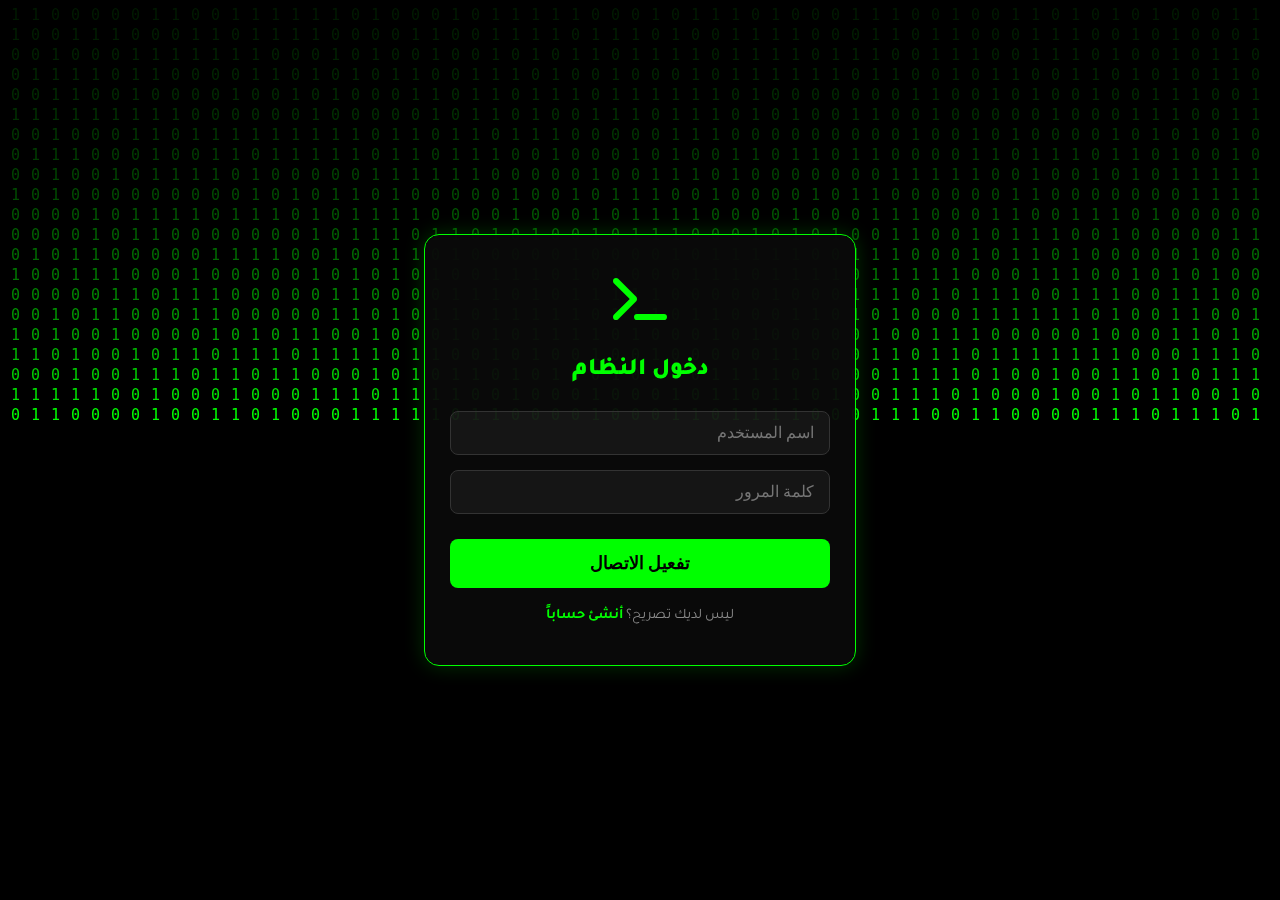
<file: login.html>
<!DOCTYPE html>
<html lang="ar" dir="rtl">
<head>
    <meta charset="UTF-8">
    <meta name="viewport" content="width=device-width, initial-scale=1.0">
    <title>تسجيل الدخول | Eslam_Academy</title>
    <link href="https://fonts.googleapis.com/css2?family=Tajawal:wght@400;700;900&display=swap" rel="stylesheet">
    <link rel="stylesheet" href="https://cdnjs.cloudflare.com/ajax/libs/font-awesome/6.0.0/css/all.min.css">
    <style>
        :root { --matrix: #00ff00; --card-bg: rgba(10, 10, 10, 0.95); }
        body { 
            display: flex; 
            justify-content: center; 
            align-items: center; 
            min-height: 100vh; 
            margin: 0; 
            background: #000; 
            font-family: 'Tajawal', sans-serif; 
            overflow: hidden; 
        }
        canvas#matrix { position: fixed; top: 0; left: 0; z-index: -1; }

        .login-card { 
            background: var(--card-bg); 
            border: 1px solid var(--matrix); 
            padding: 40px 25px; 
            border-radius: 15px; 
            width: 90%; 
            max-width: 380px; 
            text-align: center; 
            color: white; 
            box-shadow: 0 0 20px rgba(0,255,0,0.2); 
            z-index: 10;
        }

        h2 { color: var(--matrix); margin-bottom: 25px; font-weight: 900; }
        
        form { display: flex; flex-direction: column; gap: 15px; }
        
        input { 
            width: 100%; 
            padding: 12px 15px; 
            background: rgba(255,255,255,0.05); 
            border: 1px solid #333; 
            color: white; 
            border-radius: 8px; 
            outline: none; 
            font-size: 1rem;
            box-sizing: border-box; /* يمنع خروج الحقل عن الكارت */
        }
        input:focus { border-color: var(--matrix); box-shadow: 0 0 10px rgba(0,255,0,0.1); }

        .btn-login { 
            width: 100%;
            padding: 14px; 
            background: var(--matrix); 
            color: black; 
            border: none; 
            border-radius: 8px; 
            font-weight: 900; 
            font-size: 1.1rem;
            cursor: pointer; 
            transition: 0.3s;
            margin-top: 10px;
        }
        .btn-login:hover { box-shadow: 0 0 20px var(--matrix); transform: translateY(-2px); }

        .extra-links { margin-top: 20px; color: #888; font-size: 0.9rem; }
        .extra-links a { color: var(--matrix); text-decoration: none; font-weight: bold; }

        /* تعديلات الموبايل الصغيرة جداً */
        @media (max-width: 360px) {
            .login-card { padding: 30px 15px; }
            h2 { font-size: 1.5rem; }
        }
    </style>
</head>
<body>
    <canvas id="matrix"></canvas>

    <div class="login-card">
        <i class="fas fa-terminal" style="font-size: 3rem; color: var(--matrix); margin-bottom: 15px;"></i>
        <h2>دخول النظام</h2>
        <form onsubmit="login(event)">
            <input type="text" id="username" placeholder="اسم المستخدم" required>
            <input type="password" placeholder="كلمة المرور" required>
            <button class="btn-login">تفعيل الاتصال</button>
        </form>
        <div class="extra-links">
            ليس لديك تصريح؟ <a href="register.html">أنشئ حساباً</a>
        </div>
    </div>

    <script>
        function login(e) {
            e.preventDefault();
            const user = document.getElementById('username').value;
            localStorage.setItem('user_name', user);
            window.location.href = "index.html"; 
        }

        // تأثير الماتريكس
        const canvas = document.getElementById('matrix'); const ctx = canvas.getContext('2d');
        function setSize() { canvas.width = window.innerWidth; canvas.height = window.innerHeight; }
        setSize(); window.onresize = setSize;
        const drops = Array(Math.floor(canvas.width/20)).fill(1);
        function draw() {
            ctx.fillStyle = "rgba(0, 0, 0, 0.1)"; ctx.fillRect(0, 0, canvas.width, canvas.height);
            ctx.fillStyle = "#0f0"; ctx.font = "15px monospace";
            drops.forEach((y, i) => {
                ctx.fillText(Math.floor(Math.random()*2), i*20, y*20);
                if(y*20 > canvas.height && Math.random() > 0.975) drops[i] = 0;
                drops[i]++;
            });
        } setInterval(draw, 35);
    </script>
</body>
</html>
</file>
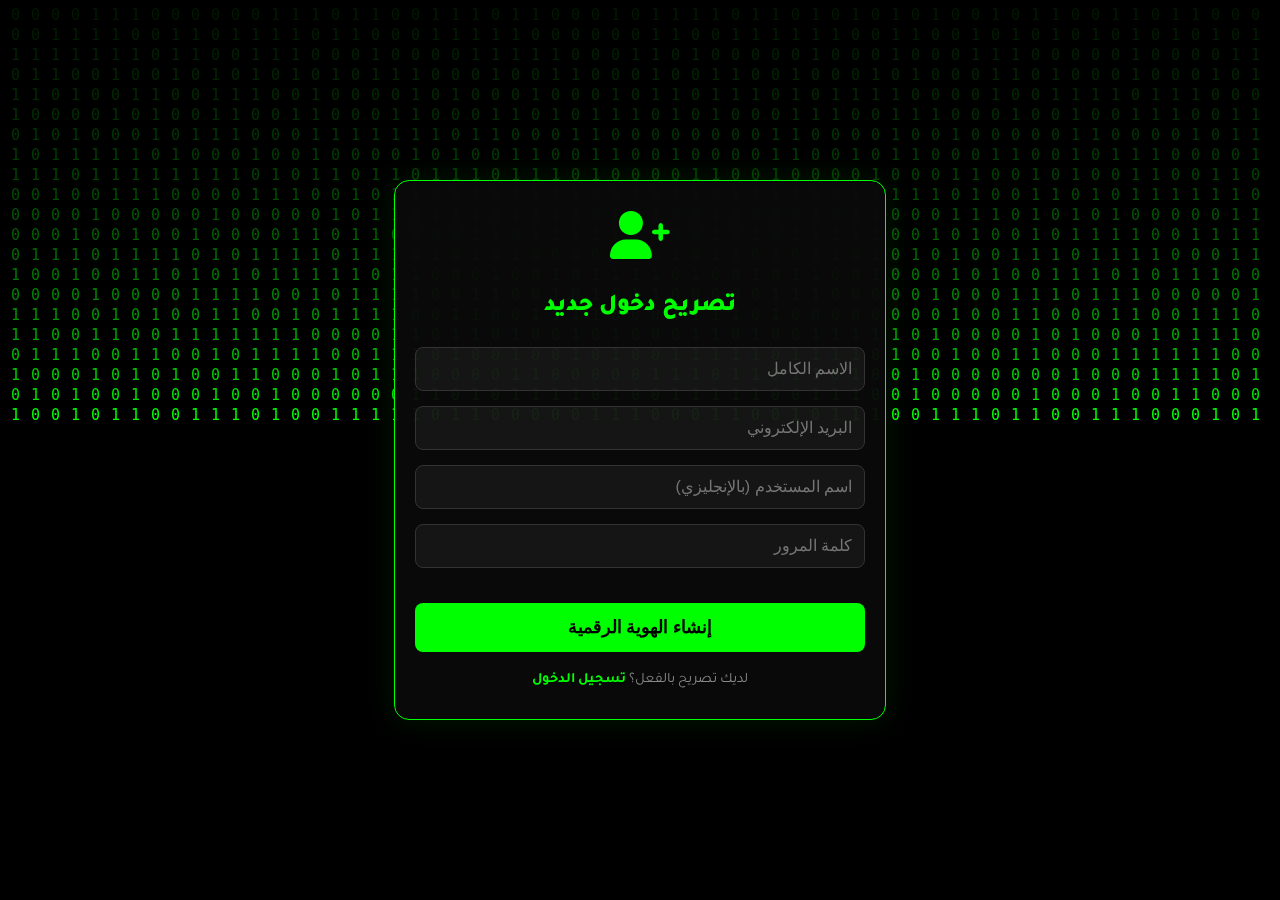
<file: register.html>
<!DOCTYPE html>
<html lang="ar" dir="rtl">
<head>
    <meta charset="UTF-8">
    <meta name="viewport" content="width=device-width, initial-scale=1.0">
    <title>Eslam_Academy | إنشاء حساب جديد</title>
    <link href="https://fonts.googleapis.com/css2?family=Tajawal:wght@400;700;900&display=swap" rel="stylesheet">
    <link rel="stylesheet" href="https://cdnjs.cloudflare.com/ajax/libs/font-awesome/6.0.0/css/all.min.css">
    <style>
        :root { --matrix: #00ff00; --card-bg: rgba(10, 10, 10, 0.95); }
        body { 
            display: flex; 
            flex-direction: column; 
            min-height: 100vh; 
            justify-content: center; 
            align-items: center; 
            margin: 0; 
            background: #000; 
            font-family: 'Tajawal', sans-serif; 
            overflow-x: hidden; 
        }
        canvas#matrix { position: fixed; top: 0; left: 0; z-index: -1; }

        .register-card { 
            background: var(--card-bg); 
            border: 1px solid var(--matrix); 
            padding: 30px 20px; 
            border-radius: 15px; 
            width: 90%; 
            max-width: 450px; 
            box-shadow: 0 0 30px rgba(0, 255, 0, 0.1); 
            z-index: 10;
            text-align: center;
        }

        h2 { color: var(--matrix); margin-bottom: 25px; font-weight: 900; }
        
        .form-group { margin-bottom: 15px; text-align: right; width: 100%; }
        input { 
            width: 100%; 
            padding: 12px; 
            background: rgba(255,255,255,0.05); 
            border: 1px solid #333; 
            color: white; 
            border-radius: 8px; 
            outline: none; 
            font-size: 1rem;
            box-sizing: border-box; /* لضمان عدم خروج الحقول عن الإطار */
        }
        input:focus { border-color: var(--matrix); background: rgba(0,255,0,0.02); }

        .btn-register { 
            width: 100%; 
            padding: 14px; 
            background: var(--matrix); 
            color: black; 
            border: none; 
            border-radius: 8px; 
            font-weight: 900; 
            cursor: pointer; 
            margin-top: 20px;
            font-size: 1.1rem;
            transition: 0.3s;
        }
        .btn-register:hover { box-shadow: 0 0 20px var(--matrix); transform: scale(1.02); }

        .error-msg { color: #ff3333; font-size: 0.8rem; margin-top: 5px; display: none; }
        
        .login-link { margin-top: 20px; color: #888; font-size: 0.9rem; }
        .login-link a { color: var(--matrix); text-decoration: none; font-weight: bold; }

        /* تعديلات الموبايل الإضافية */
        @media (max-width: 480px) {
            .register-card { padding: 25px 15px; }
            h2 { font-size: 1.5rem; }
            input { padding: 10px; font-size: 0.9rem; }
        }
    </style>
</head>
<body>
    <canvas id="matrix"></canvas>

    <div class="register-card">
        <i class="fas fa-user-plus" style="font-size: 3rem; color: var(--matrix); margin-bottom: 15px;"></i>
        <h2>تصريح دخول جديد</h2>
        
        <form id="regForm" onsubmit="return validateAndRegister(event)">
            <div class="form-group">
                <input type="text" id="fullname" placeholder="الاسم الكامل" required>
                <div id="nameError" class="error-msg">الاسم يجب أن يكون أكثر من 3 أحرف</div>
            </div>

            <div class="form-group">
                <input type="email" id="email" placeholder="البريد الإلكتروني" required>
            </div>

            <div class="form-group">
                <input type="text" id="username" placeholder="اسم المستخدم (بالإنجليزي)" required>
                <div id="userError" class="error-msg">من 5-12 حرف، يبدأ بحرف وبدون مسافات</div>
            </div>

            <div class="form-group">
                <input type="password" id="password" placeholder="كلمة المرور" required>
                <div id="passError" class="error-msg">يجب أن تحتوي على رقم ورمز وأكثر من 8 خانات</div>
            </div>

            <button type="submit" class="btn-register">إنشاء الهوية الرقمية</button>
        </form>

        <div class="login-link">
            لديك تصريح بالفعل؟ <a href="login.html">تسجيل الدخول</a>
        </div>
    </div>

    <script>
        function validateAndRegister(e) {
            e.preventDefault();
            let valid = true;
            
            // إعادة ضبط الرسائل
            document.querySelectorAll('.error-msg').forEach(m => m.style.display='none');

            const name = document.getElementById('fullname').value;
            const email = document.getElementById('email').value;
            const user = document.getElementById('username').value;
            const pass = document.getElementById('password').value;

            // شروط الحماية
            const userRegex = /^[a-zA-Z][a-zA-Z0-9_]{4,11}$/;
            const passRegex = /^(?=.*[0-9])(?=.*[!@#$%^&*]).{8,}$/;

            if (name.length < 3) { document.getElementById('nameError').style.display='block'; valid=false; }
            if (!userRegex.test(user)) { document.getElementById('userError').style.display='block'; valid=false; }
            if (!passRegex.test(pass)) { document.getElementById('passError').style.display='block'; valid=false; }

            if (valid) {
                localStorage.setItem('user_name', user);
                localStorage.setItem('user_email', email);
                window.location.href = "verify.html"; 
            }
            return false;
        }

        // تأثير الماتريكس السلس
        const canvas = document.getElementById('matrix'); const ctx = canvas.getContext('2d');
        function setSize() { canvas.width = window.innerWidth; canvas.height = window.innerHeight; }
        setSize(); window.onresize = setSize;
        const drops = Array(Math.floor(canvas.width/20)).fill(1);
        function draw() {
            ctx.fillStyle = "rgba(0, 0, 0, 0.1)"; ctx.fillRect(0, 0, canvas.width, canvas.height);
            ctx.fillStyle = "#0f0"; ctx.font = "15px monospace";
            drops.forEach((y, i) => {
                ctx.fillText(Math.floor(Math.random()*2), i*20, y*20);
                if(y*20 > canvas.height && Math.random() > 0.975) drops[i] = 0;
                drops[i]++;
            });
        } setInterval(draw, 35);
    </script>
</body>
</html>
</file>
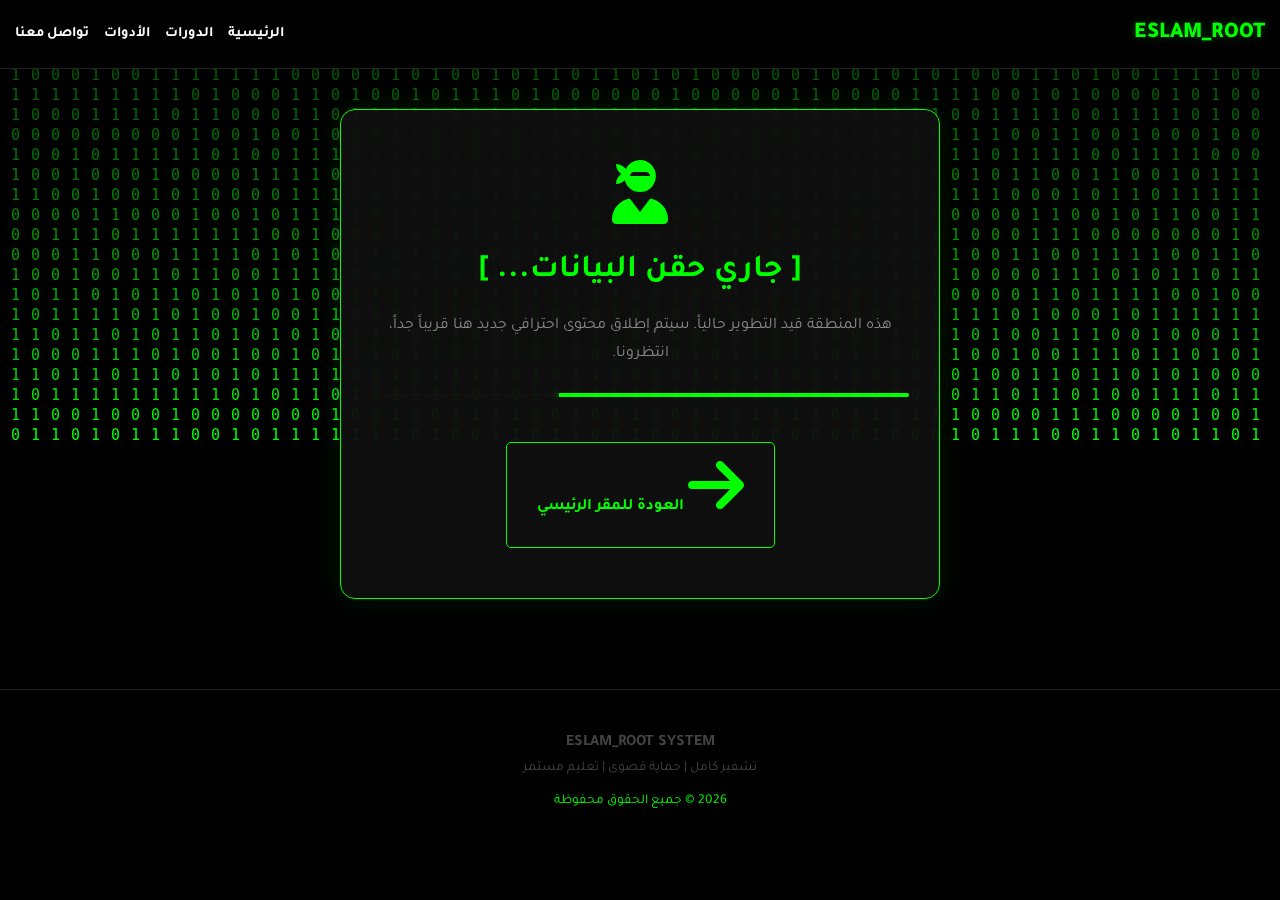
<file: soon.html>
<!DOCTYPE html>
<html lang="ar" dir="rtl">
<head>
    <meta charset="UTF-8">
    <meta name="viewport" content="width=device-width, initial-scale=1.0">
    <title>ESLAM | قريباً</title>
    <link href="https://fonts.googleapis.com/css2?family=Tajawal:wght@400;700;900&display=swap" rel="stylesheet">
    <link rel="stylesheet" href="https://cdnjs.cloudflare.com/ajax/libs/font-awesome/6.0.0/css/all.min.css">
    
    <link rel="stylesheet" href="style.css">

    <style>
        /* تنسيقات خاصة بصفحة الانتظار */
        .soon-wrapper {
            flex: 1;
            display: flex;
            flex-direction: column;
            justify-content: center;
            align-items: center;
            text-align: center;
            padding: 40px 20px;
        }

        .terminal-box {
            background: var(--card-bg);
            border: 1px solid var(--matrix);
            padding: 50px 30px;
            border-radius: 15px;
            box-shadow: 0 0 30px rgba(0, 255, 0, 0.1);
            max-width: 600px;
            width: 100%;
        }

        .terminal-box i {
            font-size: 4rem;
            color: var(--matrix);
            margin-bottom: 20px;
            animation: pulse 2s infinite;
        }

        @keyframes pulse {
            0% { transform: scale(1); opacity: 0.8; }
            50% { transform: scale(1.1); opacity: 1; }
            100% { transform: scale(1); opacity: 0.8; }
        }

        .loading-bar {
            width: 100%;
            height: 4px;
            background: #111;
            margin: 25px 0;
            border-radius: 10px;
            overflow: hidden;
        }

        .loading-progress {
            width: 65%;
            height: 100%;
            background: var(--matrix);
            box-shadow: 0 0 10px var(--matrix);
            animation: loading 3s infinite ease-in-out;
        }

        @keyframes loading {
            0% { width: 0%; }
            50% { width: 70%; }
            100% { width: 100%; }
        }

        .btn-back {
            display: inline-block;
            margin-top: 20px;
            padding: 10px 30px;
            border: 1px solid var(--matrix);
            color: var(--matrix);
            text-decoration: none;
            border-radius: 5px;
            font-weight: bold;
            transition: 0.3s;
        }

        .btn-back:hover {
            background: var(--matrix);
            color: #000;
        }
    </style>
</head>
<body>
    <canvas id="matrix"></canvas>

    <header>
        <div class="header-container">
            <a href="index.html" class="logo">ESLAM_ROOT</a>
            <nav>
                <a href="index.html">الرئيسية</a>
                <a href="courses.html">الدورات</a>
                <a href="tools.html">الأدوات</a>
                <a href="contact.html">تواصل معنا</a>
            </nav>
        </div>
    </header>

    <div class="container soon-wrapper">
        <div class="terminal-box">
            <i class="fas fa-user-ninja"></i>
            <h1 style="color: var(--matrix); margin-bottom: 15px;">[ جاري حقن البيانات... ]</h1>
            <p style="color: #888;">هذه المنطقة قيد التطوير حالياً. سيتم إطلاق محتوى احترافي جديد هنا قريباً جداً، انتظرونا.</p>
            
            <div class="loading-bar">
                <div class="loading-progress"></div>
            </div>

            <a href="index.html" class="btn-back"><i class="fas fa-arrow-right"></i> العودة للمقر الرئيسي</a>
        </div>
    </div>

    <footer>
        <div class="footer-grid" style="justify-items: center; text-align: center;">
            <div class="footer-section">
                <h3>ESLAM_ROOT SYSTEM</h3>
                <p>تشفير كامل | حماية قصوى | تعليم مستمر</p>
                <p style="color: var(--matrix); margin-top: 10px;">2026 &copy; جميع الحقوق محفوظة</p>
            </div>
        </div>
    </footer>

    <script>
        const canvas = document.getElementById('matrix'); const ctx = canvas.getContext('2d');
        function setSize() { canvas.width = window.innerWidth; canvas.height = window.innerHeight; }
        setSize(); window.onresize = setSize;
        const drops = Array(Math.floor(canvas.width/20)).fill(1);
        function draw() {
            ctx.fillStyle = "rgba(0, 0, 0, 0.05)"; ctx.fillRect(0, 0, canvas.width, canvas.height);
            ctx.fillStyle = "#0f0"; ctx.font = "15px monospace";
            drops.forEach((y, i) => {
                ctx.fillText(Math.floor(Math.random()*2), i*20, y*20);
                if(y*20 > canvas.height && Math.random() > 0.975) drops[i] = 0;
                drops[i]++;
            });
        } setInterval(draw, 35);
    </script>
</body>
</html>
</file>
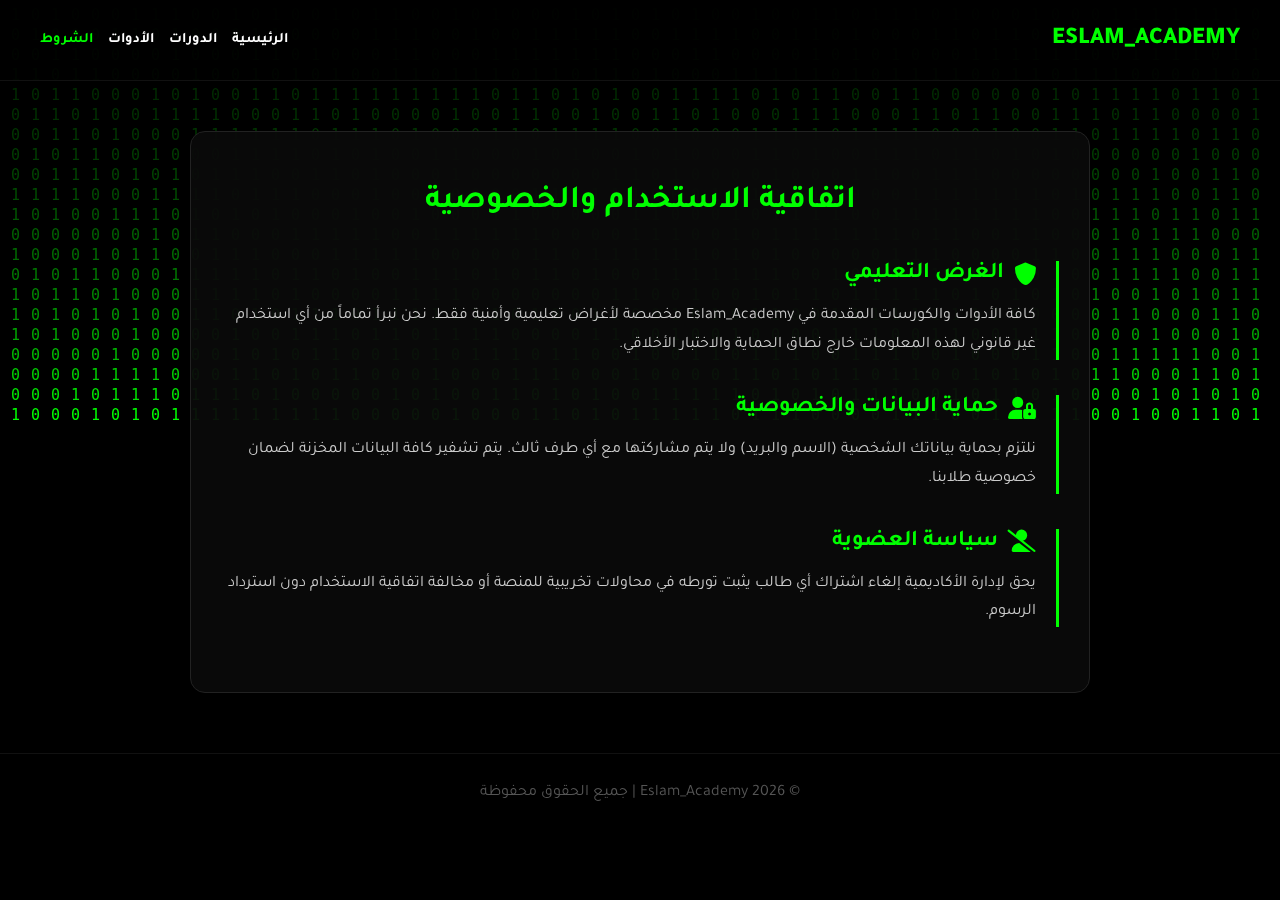
<file: terms.html>
<!DOCTYPE html>
<html lang="ar" dir="rtl">
<head>
    <meta charset="UTF-8">
    <meta name="viewport" content="width=device-width, initial-scale=1.0">
    <title>الشروط والخصوصية | Eslam_Academy</title>
    <link href="https://fonts.googleapis.com/css2?family=Tajawal:wght@400;700;900&display=swap" rel="stylesheet">
    <link rel="stylesheet" href="https://cdnjs.cloudflare.com/ajax/libs/font-awesome/6.0.0/css/all.min.css">
    <style>
        :root { --matrix: #00ff00; --card-bg: rgba(10, 10, 10, 0.95); }
        body { background: #000; color: #fff; margin: 0; font-family: 'Tajawal', sans-serif; overflow-x: hidden; }
        canvas#matrix { position: fixed; top: 0; left: 0; z-index: -1; }
        .container { max-width: 900px; margin: 0 auto; padding: 20px; }
        
        /* الهيدر المتجاوب */
        header { background: rgba(0,0,0,0.85); border-bottom: 1px solid #111; position: sticky; top: 0; z-index: 100; min-height: 80px; display: flex; align-items: center; }
        .header-container { display: flex; justify-content: space-between; align-items: center; width: 100%; padding: 10px 0; }
        .logo { font-size: 1.5rem; font-weight: 900; color: var(--matrix); text-decoration: none; }
        
        nav { display: flex; gap: 15px; }
        nav a { color: #fff; text-decoration: none; font-size: 0.9rem; font-weight: 700; transition: 0.3s; }
        nav a:hover { color: var(--matrix); }

        /* قسم الشروط */
        .terms-content { background: var(--card-bg); border: 1px solid #222; padding: 30px; border-radius: 15px; margin-top: 30px; }
        .page-title { color: var(--matrix); text-align: center; margin-bottom: 40px; font-size: 2rem; }
        
        .term-section { margin-bottom: 35px; border-right: 3px solid var(--matrix); padding-right: 20px; }
        .term-section h2 { color: var(--matrix); font-size: 1.4rem; margin-bottom: 15px; display: flex; align-items: center; gap: 10px; }
        .term-section p { color: #ccc; line-height: 1.8; font-size: 1rem; margin: 0; }

        /* --- الأبعاد الجامدة للموبايل --- */
        @media (max-width: 768px) {
            .header-container { flex-direction: column; gap: 15px; text-align: center; }
            nav { flex-wrap: wrap; justify-content: center; gap: 10px; }
            .page-title { font-size: 1.6rem; }
            .terms-content { padding: 20px 15px; }
            .term-section h2 { font-size: 1.2rem; }
            .term-section p { font-size: 0.95rem; }
        }

        footer { text-align: center; padding: 30px; color: #555; border-top: 1px solid #111; margin-top: 40px; }
    </style>
</head>
<body>
    <canvas id="matrix"></canvas>

    <header>
        <div class="container header-container" style="max-width: 1200px;">
            <a href="index.html" class="logo">ESLAM_ACADEMY</a>
            <nav>
                <a href="index.html">الرئيسية</a>
                <a href="courses.html">الدورات</a>
                <a href="tools.html">الأدوات</a>
                <a href="terms.html" style="color: var(--matrix);">الشروط</a>
            </nav>
        </div>
    </header>

    <div class="container">
        <main class="terms-content">
            <h1 class="page-title">اتفاقية الاستخدام والخصوصية</h1>

            <section class="term-section">
                <h2><i class="fas fa-shield-alt"></i> الغرض التعليمي</h2>
                <p>كافة الأدوات والكورسات المقدمة في Eslam_Academy مخصصة لأغراض تعليمية وأمنية فقط. نحن نبرأ تماماً من أي استخدام غير قانوني لهذه المعلومات خارج نطاق الحماية والاختبار الأخلاقي.</p>
            </section>

            <section class="term-section">
                <h2><i class="fas fa-user-lock"></i> حماية البيانات والخصوصية</h2>
                <p>نلتزم بحماية بياناتك الشخصية (الاسم والبريد) ولا يتم مشاركتها مع أي طرف ثالث. يتم تشفير كافة البيانات المخزنة لضمان خصوصية طلابنا.</p>
            </section>

            <section class="term-section">
                <h2><i class="fas fa-user-slash"></i> سياسة العضوية</h2>
                <p>يحق لإدارة الأكاديمية إلغاء اشتراك أي طالب يثبت تورطه في محاولات تخريبية للمنصة أو مخالفة اتفاقية الاستخدام دون استرداد الرسوم.</p>
            </section>
        </main>
    </div>

    <footer>&copy; 2026 Eslam_Academy | جميع الحقوق محفوظة</footer>

    <script>
        const canvas = document.getElementById('matrix'); const ctx = canvas.getContext('2d');
        function setSize() { canvas.width = window.innerWidth; canvas.height = window.innerHeight; }
        setSize(); window.onresize = setSize;
        const drops = Array(Math.floor(canvas.width/20)).fill(1);
        function draw() {
            ctx.fillStyle = "rgba(0, 0, 0, 0.1)"; ctx.fillRect(0, 0, canvas.width, canvas.height);
            ctx.fillStyle = "#0f0"; ctx.font = "15px monospace";
            drops.forEach((y, i) => {
                ctx.fillText(Math.floor(Math.random()*2), i*20, y*20);
                if(y*20 > canvas.height && Math.random() > 0.975) drops[i] = 0;
                drops[i]++;
            });
        } setInterval(draw, 35);
    </script>
</body>
</html>
</file>
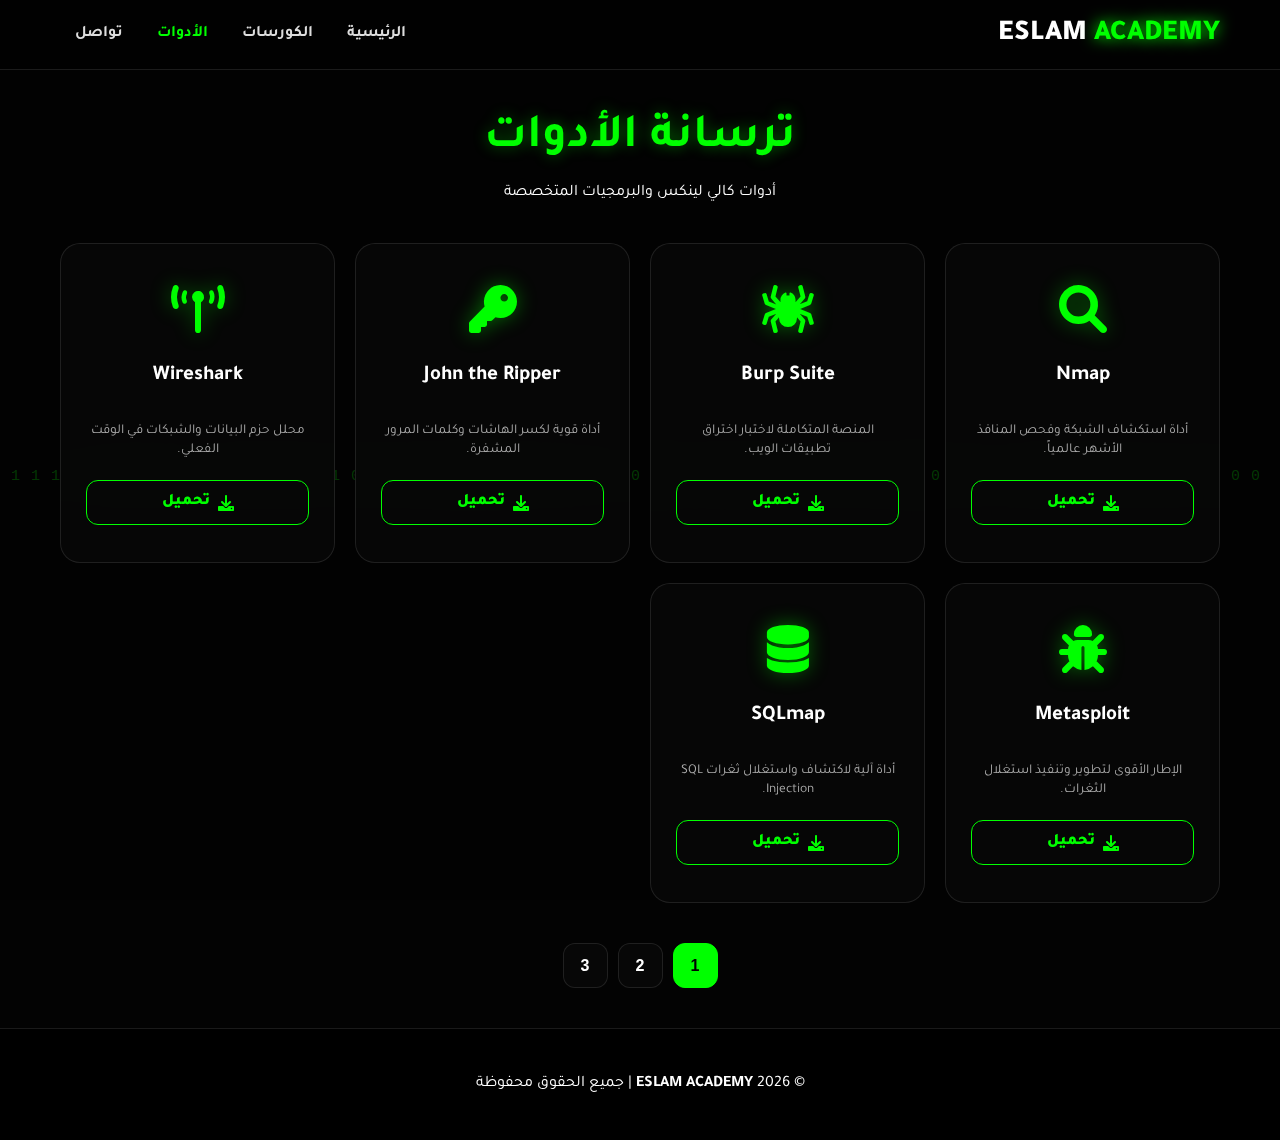
<file: tools.html>
<!DOCTYPE html>
<html lang="ar" dir="rtl">
<head>
    <meta charset="UTF-8">
    <meta name="viewport" content="width=device-width, initial-scale=1.0">
    <title>ترسانة الأدوات | ESLAM ACADEMY</title>
    <link href="https://fonts.googleapis.com/css2?family=Tajawal:wght@400;700;900&display=swap" rel="stylesheet">
    <link rel="stylesheet" href="https://cdnjs.cloudflare.com/ajax/libs/font-awesome/6.0.0/css/all.min.css">
    <style>
        :root { 
            --matrix: #00ff00; --matrix-glow: rgba(0, 255, 0, 0.4); --bg: #030303; 
            --glass: rgba(255, 255, 255, 0.02); --glass-hover: rgba(255, 255, 255, 0.08); 
            --blur: blur(25px); --glass-border: rgba(255, 255, 255, 0.1); 
        }
        * { box-sizing: border-box; transition: all 0.3s ease; }
        body { background: var(--bg); color: #fff; margin: 0; font-family: 'Tajawal', sans-serif; overflow-x: hidden; }
        canvas#matrix { position: fixed; top: 0; left: 0; z-index: -1; opacity: 0.2; }
        
        /* ضبط أبعاد الهيدر */
        header { 
            background: rgba(0, 0, 0, 0.3); backdrop-filter: var(--blur); 
            border-bottom: 1px solid var(--glass-border); 
            position: sticky; top: 0; z-index: 1000; height: 70px;
            display: flex; align-items: center;
        }
        .header-container { max-width: 1200px; margin: 0 auto; display: flex; justify-content: space-between; align-items: center; padding: 0 20px; width: 100%; }
        .logo { font-size: 1.8rem; font-weight: 900; color: #fff; text-decoration: none; }
        .logo span { color: var(--matrix); text-shadow: 0 0 15px var(--matrix); }
        nav a { color: #ddd; text-decoration: none; font-weight: 700; padding: 10px 15px; border-radius: 12px; }
        nav a:hover { color: var(--matrix); background: var(--glass-hover); }

        /* ضبط أبعاد الحاوية */
        .container { max-width: 1200px; margin: 0 auto; padding: 40px 20px; min-height: 85vh; }
        .page-header { text-align: center; margin-bottom: 40px; }
        .page-header h1 { font-size: clamp(2rem, 5vw, 3rem); color: var(--matrix); text-shadow: 0 0 15px var(--matrix-glow); margin: 0; }
        
        /* ضبط أبعاد الشبكة */
        .tools-grid { 
            display: none; 
            grid-template-columns: repeat(auto-fill, minmax(260px, 1fr)); 
            gap: 20px; 
        }
        .tools-grid.active { display: grid; animation: fadeIn 0.5s ease; }
        @keyframes fadeIn { from { opacity: 0; transform: translateY(10px); } to { opacity: 1; transform: translateY(0); } }

        /* ضبط أبعاد كرت الأداة */
        .tool-card { 
            background: var(--glass); backdrop-filter: var(--blur); 
            border: 1px solid var(--glass-border); border-radius: 20px; 
            padding: 25px; text-align: center; display: flex; flex-direction: column;
            min-height: 320px; /* ارتفاع ثابت وموحد */
        }
        .tool-card:hover { border-color: var(--matrix); transform: translateY(-8px); background: var(--glass-hover); }
        
        .tool-icon { 
            height: 80px; display: flex; align-items: center; justify-content: center; 
            font-size: 3rem; color: var(--matrix); margin-bottom: 15px;
            filter: drop-shadow(0 0 10px var(--matrix-glow));
        }
        
        .tool-info h3 { font-size: 1.3rem; margin: 0 0 10px; height: 2.8rem; overflow: hidden; }
        .tool-info p { color: #aaa; font-size: 0.85rem; margin-bottom: 20px; flex-grow: 1; line-height: 1.4; }
        
        .btn-download { 
            display: flex; align-items: center; justify-content: center; gap: 8px;
            width: 100%; padding: 12px; border: 1px solid var(--matrix); 
            color: var(--matrix); text-decoration: none; border-radius: 12px; font-weight: 900; 
        }
        .btn-download:hover { background: var(--matrix); color: #000; box-shadow: 0 0 20px var(--matrix-glow); }

        /* ضبط أبعاد الترقيم */
        .pagination { display: flex; justify-content: center; gap: 10px; margin-top: 40px; }
        .pagination button { 
            background: var(--glass); border: 1px solid var(--glass-border); 
            color: #fff; width: 45px; height: 45px; border-radius: 12px; 
            cursor: pointer; font-weight: bold; font-size: 1rem;
        }
        .pagination button.active { background: var(--matrix); color: #000; border-color: var(--matrix); }

        footer { background: rgba(0, 0, 0, 0.7); padding: 30px; text-align: center; border-top: 1px solid var(--glass-border); }

        @media (max-width: 600px) {
            header { height: auto; padding: 15px 0; }
            .header-container { flex-direction: column; gap: 10px; }
            .tools-grid { grid-template-columns: 1fr; }
        }
    </style>
</head>
<body>
    <canvas id="matrix"></canvas>
    <header>
        <div class="header-container">
            <a href="index.html" class="logo">ESLAM <span>ACADEMY</span></a>
            <nav>
                <a href="index.html">الرئيسية</a>
                <a href="courses.html">الكورسات</a>
                <a href="tools.html" style="color: var(--matrix)">الأدوات</a>
                <a href="contact.html">تواصل</a>
            </nav>
        </div>
    </header>

    <div class="container">
        <div class="page-header">
            <h1>ترسانة الأدوات</h1>
            <p>أدوات كالي لينكس والبرمجيات المتخصصة</p>
        </div>

        <div id="p1" class="tools-grid active">
            <div class="tool-card"><div class="tool-icon"><i class="fas fa-search"></i></div><div class="tool-info"><h3>Nmap</h3><p>أداة استكشاف الشبكة وفحص المنافذ الأشهر عالمياً.</p><a href="soon.html?from=tools" class="btn-download"><i class="fas fa-download"></i> تحميل</a></div></div>
            <div class="tool-card"><div class="tool-icon"><i class="fas fa-spider"></i></div><div class="tool-info"><h3>Burp Suite</h3><p>المنصة المتكاملة لاختبار اختراق تطبيقات الويب.</p><a href="soon.html?from=tools" class="btn-download"><i class="fas fa-download"></i> تحميل</a></div></div>
            <div class="tool-card"><div class="tool-icon"><i class="fas fa-key"></i></div><div class="tool-info"><h3>John the Ripper</h3><p>أداة قوية لكسر الهاشات وكلمات المرور المشفرة.</p><a href="soon.html?from=tools" class="btn-download"><i class="fas fa-download"></i> تحميل</a></div></div>
            <div class="tool-card"><div class="tool-icon"><i class="fas fa-broadcast-tower"></i></div><div class="tool-info"><h3>Wireshark</h3><p>محلل حزم البيانات والشبكات في الوقت الفعلي.</p><a href="soon.html?from=tools" class="btn-download"><i class="fas fa-download"></i> تحميل</a></div></div>
            <div class="tool-card"><div class="tool-icon"><i class="fas fa-bug"></i></div><div class="tool-info"><h3>Metasploit</h3><p>الإطار الأقوى لتطوير وتنفيذ استغلال الثغرات.</p><a href="soon.html?from=tools" class="btn-download"><i class="fas fa-download"></i> تحميل</a></div></div>
            <div class="tool-card"><div class="tool-icon"><i class="fas fa-database"></i></div><div class="tool-info"><h3>SQLmap</h3><p>أداة آلية لاكتشاف واستغلال ثغرات SQL Injection.</p><a href="soon.html?from=tools" class="btn-download"><i class="fas fa-download"></i> تحميل</a></div></div>
        </div>

        <div id="p2" class="tools-grid">
            <div class="tool-card"><div class="tool-icon"><i class="fas fa-wifi"></i></div><div class="tool-info"><h3>Aircrack-ng</h3><p>مجموعة أدوات كاملة لتقييم أمن الشبكات اللاسلكية.</p><a href="soon.html?from=tools" class="btn-download"><i class="fas fa-download"></i> تحميل</a></div></div>
            <div class="tool-card"><div class="tool-icon"><i class="fas fa-mask"></i></div><div class="tool-info"><h3>Hydra</h3><p>أسرع أداة لكسر كلمات مرور بروتوكولات تسجيل الدخول.</p><a href="soon.html?from=tools" class="btn-download"><i class="fas fa-download"></i> تحميل</a></div></div>
            <div class="tool-card"><div class="tool-icon"><i class="fas fa-eye"></i></div><div class="tool-info"><h3>Maltego</h3><p>أداة لجمع المعلومات (OSINT) ورسم العلاقات الرقمية.</p><a href="soon.html?from=tools" class="btn-download"><i class="fas fa-download"></i> تحميل</a></div></div>
            <div class="tool-card"><div class="tool-icon"><i class="fas fa-file-code"></i></div><div class="tool-info"><h3>Nikto</h3><p>فاحص ثغرات سيرفرات الويب بحثاً عن الملفات الخطرة.</p><a href="soon.html?from=tools" class="btn-download"><i class="fas fa-download"></i> تحميل</a></div></div>
            <div class="tool-card"><div class="tool-icon"><i class="fas fa-user-secret"></i></div><div class="tool-info"><h3>BeEF</h3><p>إطار عمل لاستغلال متصفحات الويب واختبار اختراقها.</p><a href="soon.html?from=tools" class="btn-download"><i class="fas fa-download"></i> تحميل</a></div></div>
            <div class="tool-card"><div class="tool-icon"><i class="fas fa-shield-virus"></i></div><div class="tool-info"><h3>Ghidra</h3><p>أداة الهندسة العكسية وتحليل البرمجيات الخبيثة.</p><a href="soon.html?from=tools" class="btn-download"><i class="fas fa-download"></i> تحميل</a></div></div>
        </div>

        <div class="pagination">
            <button onclick="changePage(1)" id="b1" class="active">1</button>
            <button onclick="changePage(2)" id="b2">2</button>
            <button onclick="window.location.href='soon.html?from=tools'">3</button>
        </div>
    </div>

    <footer><p>© 2026 <b>ESLAM ACADEMY</b> | جميع الحقوق محفوظة</p></footer>

    <script>
        function changePage(n){
            document.querySelectorAll('.tools-grid').forEach(g=>g.classList.remove('active'));
            document.querySelectorAll('.pagination button').forEach(b=>b.classList.remove('active'));
            document.getElementById('p'+n).classList.add('active');
            document.getElementById('b'+n).classList.add('active');
            window.scrollTo({ top: 0, behavior: 'smooth' });
        }
        const canvas = document.getElementById('matrix'); const ctx = canvas.getContext('2d');
        function setSize() { canvas.width = window.innerWidth; canvas.height = window.innerHeight; }
        setSize(); window.onresize = setSize;
        const drops = Array(Math.floor(canvas.width/20)).fill(1);
        function draw() {
            ctx.fillStyle = "rgba(3, 3, 3, 0.15)"; ctx.fillRect(0, 0, canvas.width, canvas.height);
            ctx.fillStyle = "#0f0"; ctx.font = "15px monospace";
            drops.forEach((y, i) => {
                ctx.fillText(Math.floor(Math.random()*2), i*20, y*20);
                if(y*20 > canvas.height && Math.random() > 0.975) drops[i] = 0;
                drops[i]++;
            });
        } setInterval(draw, 35);
    </script>
</body>
</html>
</file>
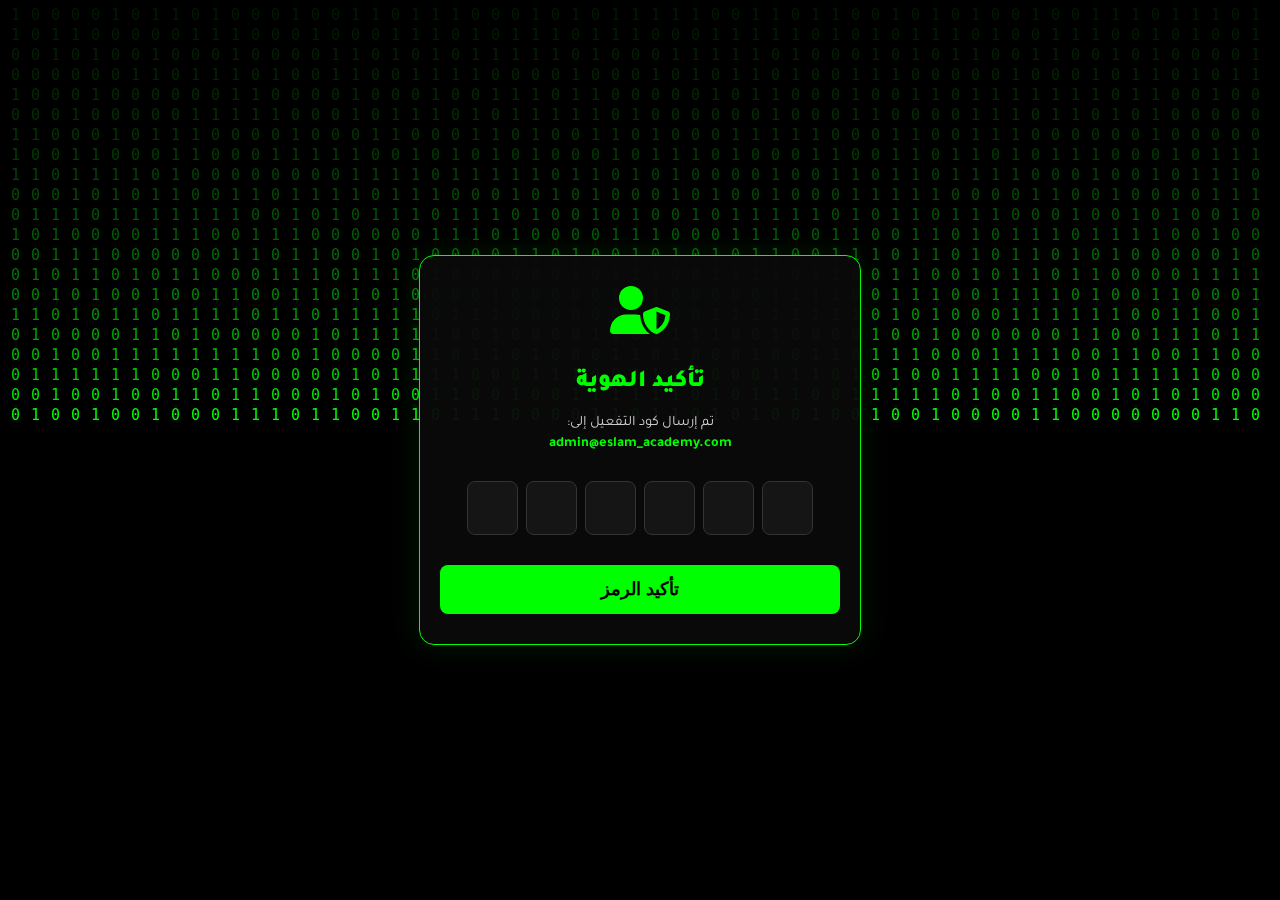
<file: verify.html>
<!DOCTYPE html>
<html lang="ar" dir="rtl">
<head>
    <meta charset="UTF-8">
    <meta name="viewport" content="width=device-width, initial-scale=1.0">
    <title>تأكيد الحساب | Eslam_Academy</title>
    <link href="https://fonts.googleapis.com/css2?family=Tajawal:wght@400;700&display=swap" rel="stylesheet">
    <link rel="stylesheet" href="https://cdnjs.cloudflare.com/ajax/libs/font-awesome/6.0.0/css/all.min.css">
    <style>
        :root { --matrix: #00ff00; --card-bg: rgba(10, 10, 10, 0.95); }
        body { 
            display: flex; 
            justify-content: center; 
            align-items: center; 
            min-height: 100vh; 
            margin: 0; 
            background: #000; 
            font-family: 'Tajawal', sans-serif; 
            overflow: hidden; 
        }
        canvas#matrix { position: fixed; top: 0; left: 0; z-index: -1; }

        .verify-card { 
            background: var(--card-bg); 
            border: 1px solid var(--matrix); 
            padding: 30px 20px; 
            border-radius: 15px; 
            width: 90%; 
            max-width: 400px; 
            text-align: center; 
            z-index: 10; 
            box-shadow: 0 0 30px rgba(0, 255, 0, 0.1);
        }

        h2 { color: var(--matrix); margin-bottom: 10px; font-weight: 900; }
        p { color: #ccc; font-size: 0.9rem; margin-bottom: 25px; line-height: 1.5; }
        #displayEmail { color: var(--matrix); font-weight: bold; word-break: break-all; }

        .code-inputs { display: flex; justify-content: center; gap: 8px; direction: ltr; margin-bottom: 30px; }
        .code-inputs input { 
            width: 45px; 
            height: 50px; 
            text-align: center; 
            font-size: 1.5rem; 
            font-weight: bold; 
            background: rgba(255,255,255,0.05); 
            border: 1px solid #333; 
            color: var(--matrix); 
            border-radius: 8px; 
            outline: none;
        }
        .code-inputs input:focus { border-color: var(--matrix); box-shadow: 0 0 10px rgba(0,255,0,0.2); }

        .btn-verify { 
            width: 100%; 
            padding: 14px; 
            background: var(--matrix); 
            color: black; 
            border: none; 
            border-radius: 8px; 
            font-weight: 900; 
            font-size: 1.1rem;
            cursor: pointer; 
            transition: 0.3s;
        }
        .btn-verify:hover { box-shadow: 0 0 20px var(--matrix); transform: scale(1.02); }

        /* تعديلات للموبايلات الصغيرة جداً */
        @media (max-width: 380px) {
            .code-inputs { gap: 5px; }
            .code-inputs input { width: 38px; height: 45px; font-size: 1.2rem; }
        }
    </style>
</head>
<body>
    <canvas id="matrix"></canvas>

    <div class="verify-card">
        <i class="fas fa-user-shield" style="font-size: 3rem; color: var(--matrix); margin-bottom: 15px;"></i>
        <h2>تأكيد الهوية</h2>
        <p>تم إرسال كود التفعيل إلى:<br><span id="displayEmail">loading...</span></p>
        
        <form onsubmit="confirmCode(event)">
            <div class="code-inputs">
                <input type="text" maxlength="1" inputmode="numeric" oninput="moveNext(this, 1)" required>
                <input type="text" maxlength="1" inputmode="numeric" oninput="moveNext(this, 2)" required>
                <input type="text" maxlength="1" inputmode="numeric" oninput="moveNext(this, 3)" required>
                <input type="text" maxlength="1" inputmode="numeric" oninput="moveNext(this, 4)" required>
                <input type="text" maxlength="1" inputmode="numeric" oninput="moveNext(this, 5)" required>
                <input type="text" maxlength="1" inputmode="numeric" oninput="moveNext(this, 6)" required>
            </div>
            <button type="submit" class="btn-verify">تأكيد الرمز</button>
        </form>
    </div>

    <script>
        // عرض الإيميل المخزن
        document.getElementById('displayEmail').innerText = localStorage.getItem('user_email') || "admin@eslam_academy.com";

        // التنقل التلقائي بين المربعات
        function moveNext(current, index) {
            if (current.value.length >= 1 && index < 6) {
                document.querySelectorAll('.code-inputs input')[index].focus();
            }
        }

        function confirmCode(e) {
            e.preventDefault();
            let inputCode = "";
            document.querySelectorAll('.code-inputs input').forEach(i => inputCode += i.value);
            
            // الكود الافتراضي للتجربة
            if(inputCode === "111111") {
                alert("تم التأكيد بنجاح! جاري الدخول..");
                window.location.href = "index.html";
            } else {
                alert("الكود غير صحيح! جرب الكود الافتراضي: 111111");
            }
        }

        // تأثير الماتريكس
        const canvas = document.getElementById('matrix'); const ctx = canvas.getContext('2d');
        function setSize() { canvas.width = window.innerWidth; canvas.height = window.innerHeight; }
        setSize(); window.onresize = setSize;
        const drops = Array(Math.floor(canvas.width/20)).fill(1);
        function draw() {
            ctx.fillStyle = "rgba(0, 0, 0, 0.1)"; ctx.fillRect(0, 0, canvas.width, canvas.height);
            ctx.fillStyle = "#0f0"; ctx.font = "15px monospace";
            drops.forEach((y, i) => {
                ctx.fillText(Math.floor(Math.random()*2), i*20, y*20);
                if(y*20 > canvas.height && Math.random() > 0.975) drops[i] = 0;
                drops[i]++;
            });
        } setInterval(draw, 35);
    </script>
</body>
</html>
</file>
<file: style.css>
/* العقل المدبر لتصميم الموقع - النسخة الاحترافية للموبايل */
:root {
    --matrix: #00ff00;
    --bg: #000;
    --card-bg: rgba(15, 15, 15, 0.95);
    --border-color: #222;
    --shadow: 0 0 20px rgba(0, 255, 0, 0.1);
}

* {
    box-sizing: border-box;
    margin: 0;
    padding: 0;
}

body {
    background: var(--bg);
    color: #fff;
    font-family: 'Tajawal', sans-serif;
    line-height: 1.7;
    overflow-x: hidden;
    min-height: 100vh;
}

/* ضبط أبعاد الحاويات لجميع الشاشات */
.container {
    width: 95%;
    max-width: 1200px;
    margin: 0 auto;
    padding: 10px;
}

/* تصميم الهيدر (رأس الصفحة) المتجاوب */
header {
    background: rgba(0, 0, 0, 0.9);
    border-bottom: 1px solid var(--border-color);
    padding: 15px 0;
    position: sticky;
    top: 0;
    z-index: 1000;
    backdrop-filter: blur(10px);
}

.header-container {
    display: flex;
    justify-content: space-between;
    align-items: center;
    padding: 0 15px;
}

.logo {
    font-size: 1.4rem;
    font-weight: 900;
    color: var(--matrix);
    text-decoration: none;
    text-shadow: 0 0 10px rgba(0, 255, 0, 0.3);
}

nav {
    display: flex;
    gap: 15px;
}

nav a {
    color: #fff;
    text-decoration: none;
    font-weight: bold;
    font-size: 0.9rem;
    transition: 0.3s;
}

nav a:hover, nav a.active {
    color: var(--matrix);
}

/* كروت الدورات والأدوات الموحدة */
.card-grid {
    display: grid;
    grid-template-columns: repeat(auto-fill, minmax(300px, 1fr));
    gap: 20px;
    margin-top: 30px;
}

.card {
    background: var(--card-bg);
    border: 1px solid var(--border-color);
    border-radius: 12px;
    padding: 20px;
    transition: 0.3s ease-in-out;
}

.card:hover {
    border-color: var(--matrix);
    transform: translateY(-5px);
    box-shadow: var(--shadow);
}

/* الأزرار الاحترافية */
.btn-main {
    display: inline-block;
    padding: 12px 25px;
    background: var(--matrix);
    color: #000;
    text-decoration: none;
    border-radius: 8px;
    font-weight: 900;
    text-align: center;
    transition: 0.3s;
    border: none;
    cursor: pointer;
}

.btn-main:hover {
    box-shadow: 0 0 15px var(--matrix);
    transform: scale(1.03);
}

/* الفوتر */
footer {
    text-align: center;
    padding: 40px 20px;
    color: #444;
    font-size: 0.85rem;
    border-top: 1px solid var(--border-color);
    margin-top: 50px;
}

/* --- تعديلات الموبايل الجامدة (Media Queries) --- */
@media (max-width: 768px) {
    .header-container {
        flex-direction: column;
        gap: 12px;
    }
    
    nav {
        gap: 10px;
        flex-wrap: wrap;
        justify-content: center;
    }

    nav a {
        font-size: 0.8rem;
    }

    .logo {
        font-size: 1.2rem;
    }

    .card-grid {
        grid-template-columns: 1fr; /* كرت واحد فقط في السطر للموبايل */
    }

    h1 {
        font-size: 1.6rem !important;
    }
}

/* خلفية الماتريكس (Canvas) */
#matrix {
    position: fixed;
    top: 0;
    left: 0;
    z-index: -1;
}
</file>
